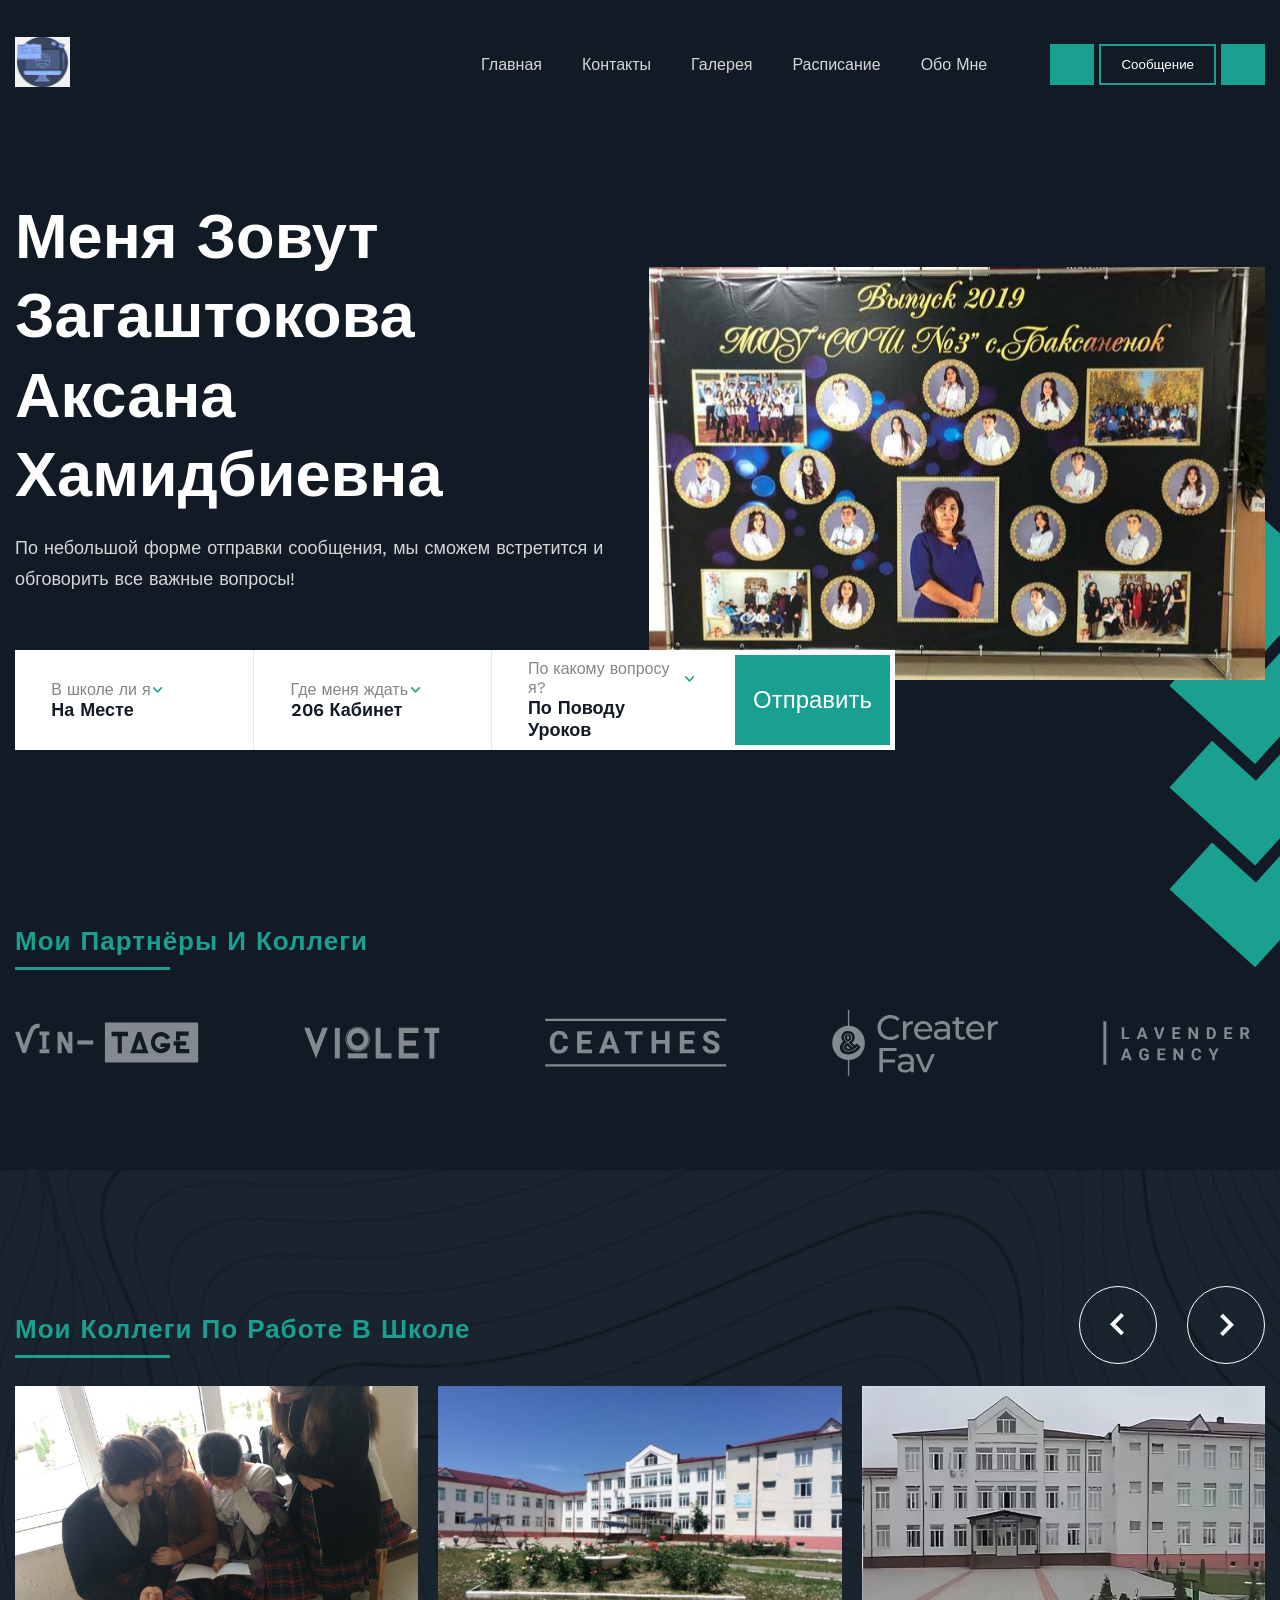
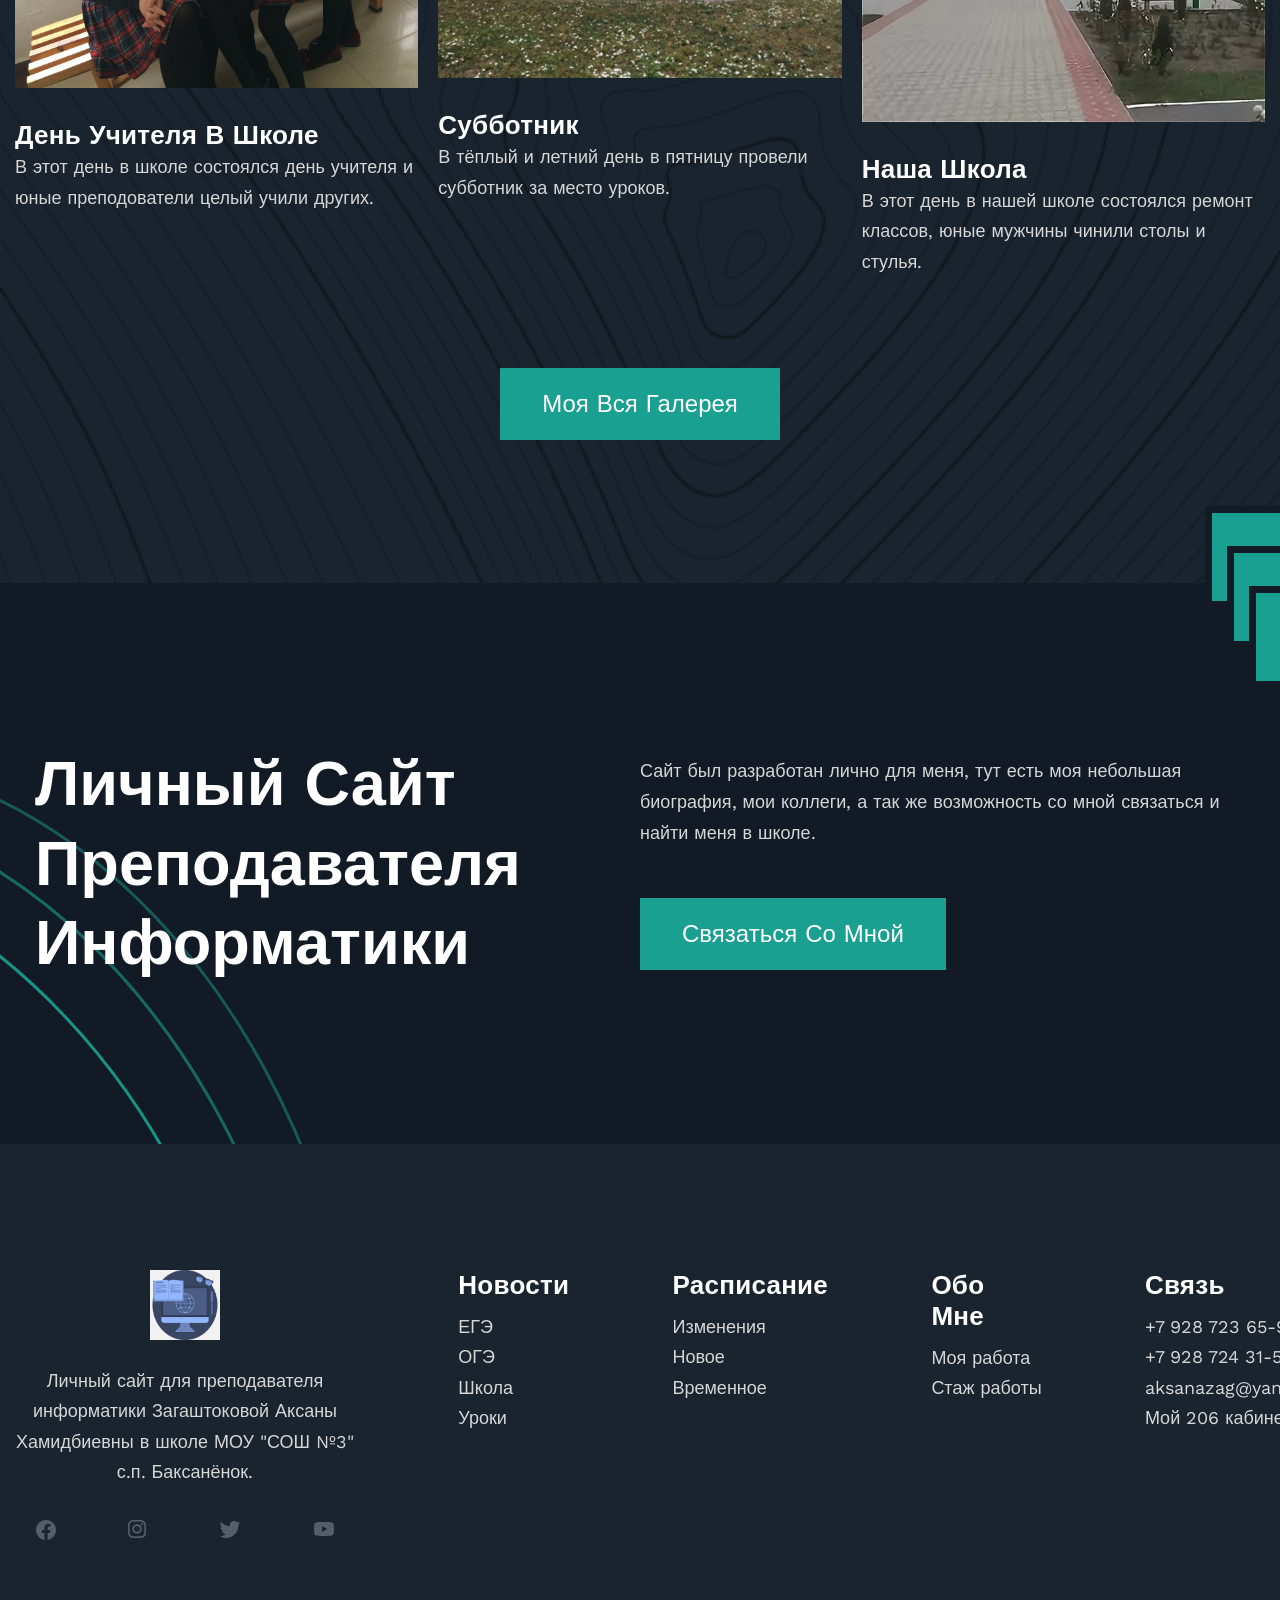
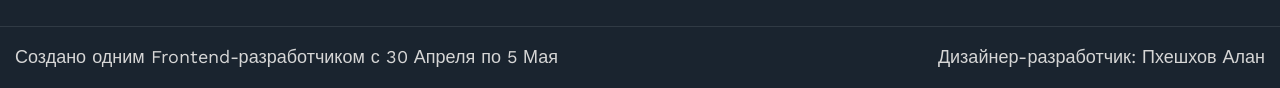
<file: index.html>
<!DOCTYPE html>
<html lang="en">
<head>
	<meta charset="UTF-8">
	<meta http-equiv="X-UA-Compatible" content="IE=edge">
	<meta name="viewport" content="width=device-width, initial-scale=1.0">
	<title>Главная</title>
	<link rel="stylesheet" href="css/style.css">
	<script src="js/swiper.js"></script>
	<script defer src="js/script.js"></script>
</head>

<body>

	<header class="header">
		<div class='header__container'>
			<a href="" class="header__logo">
				<img src="img/logos/logotip.png" alt="Логотип" width="55" height="50">
			</a>
			<div class="header__navigation">
				<nav class="header__menu menu">
					<ul class="menu__body">
						<li class="menu__item"><a href="#" class="menu__link">Главная</a></li>
						<li class="menu__item"><a href="contacts.html" target="_blank" class="menu__link">Контакты</a></li>
						<li class="menu__item"><a href="gallery.html" target="_blank" class="menu__link">Галерея</a></li>
						<li class="menu__item"><a href="clock.html" target="_blank" class="menu__link">Расписание</a></li>
						<li class="menu__item"><a href="about.html" target="_blank" class="menu__link">Обо мне</a></li>
					</ul>
				</nav>
				<div class="header__buttons">
					<button class="register header__btn"></button>
					<button class="login header__btn">Сообщение</button>
					<button class="register header__btn"></button>
				</div>
				<div class="menu-icon">
					<span></span><span></span><span></span>
				</div>
			</div>
		</div>
	</header>

	<main class="page">

		<section class="hero">
			<div class='hero__container'>
				<div class="hero__content">
					<h1 class="hero__title">Меня зовут Загаштокова Аксана Хамидбиевна</h1>
					<p class="hero__text text">По небольшой форме отправки сообщения, мы сможем встретится и обговорить все важные вопросы!</p>
					<div class="hero__filter filter">
						<div class="filter__block block-filter">
							<div class="block-filter__button">
								<div class="block-filter__header">
									<div class="block-filter__type">В школе ли я</div>
									<div class="block-filter__icon"></div>
								</div>
								<div class="block-filter__value">На месте</div>
							</div>
							<div class="block-filter__dropdown">
								<div class="block-filter__item">На месте</div>
								<div class="block-filter__item">Нет в школе</div>
							</div>
						</div>
						<div class="filter__block block-filter">
							<div class="block-filter__button">
								<div class="block-filter__header">
									<div class="block-filter__type">Где меня ждать</div>
									<div class="block-filter__icon"></div>
								</div>
								<div class="block-filter__value">206 Кабинет</div>
							</div>
							<div class="block-filter__dropdown">
								<div class="block-filter__item">У директора</div>
								<div class="block-filter__item">206 Кабинет</div>
								<div class="block-filter__item">В учительской</div>
							</div>
						</div>
						<div class="filter__block block-filter">
							<div class="block-filter__button">
								<div class="block-filter__header">
									<div class="block-filter__type">По какому вопросу я?</div>
									<div class="block-filter__icon"></div>
								</div>
								<div class="block-filter__value">По поводу уроков</div>
							</div>
							<div class="block-filter__dropdown">
								<div class="block-filter__item">По подготовке к ОГЭ/ЕГЭ</div>
								<div class="block-filter__item">По практикантам</div>
								<div class="block-filter__item">По поводу уроков</div>
							</div>
						</div>
						<div class="filter__btn">
							<button>Отправить</button>
						</div>
					</div>
				</div>
				<div class="hero__img"><img src="img/bg.png" alt="house"></div>
			</div>
			<svg class="hero-deco" width="128" height="501" viewBox="0 0 128 501" fill="none"
				xmlns="http://www.w3.org/2000/svg">
				<rect x="92.4355" y="314.033" width="127.863" height="123.867" transform="rotate(42.3449 92.4355 314.033)"
					fill="var(--accent-color)" stroke="#121B25" stroke-width="12" />
				<rect x="92.4355" y="212.355" width="127.863" height="123.867" transform="rotate(42.3449 92.4355 212.355)"
					fill="var(--accent-color)" stroke="#121B25" stroke-width="12" />
				<rect x="92.4355" y="110.678" width="127.863" height="123.867" transform="rotate(42.3449 92.4355 110.678)"
					fill="var(--accent-color)" stroke="#121B25" stroke-width="12" />
				<rect x="92.4355" y="9" width="127.863" height="123.867" transform="rotate(42.3449 92.4355 9)"
					fill="var(--accent-color)" stroke="#121B25" stroke-width="12" />
			</svg>
		</section>

		<section class="featured">
			<div class='featured__container'>
				<h2 class="featured__title title">Мои партнёры и коллеги</h2>
				<div class="featured__box">
					<div class="featured__item"><img src="img/logos/1.svg" alt="" class="featured__img"></div>
					<div class="featured__item"><img src="img/logos/2.svg" alt="" class="featured__img"></div>
					<div class="featured__item"><img src="img/logos/3.svg" alt="" class="featured__img"></div>
					<div class="featured__item"><img src="img/logos/4.svg" alt="" class="featured__img"></div>
					<div class="featured__item"><img src="img/logos/5.svg" alt="" class="featured__img"></div>
				</div>
			</div>
		</section>

		<section class="popular">
			<div class='popular__container'>
				<h2 class="popular__title title">Мои коллеги по работе в школе</h2>
				<div class="popular__slider">
					<div class="swiper popular-slider">
						<div class="swiper-wrapper">
							<div class="swiper-slide popular-slide">
								<div class="popular-slide__thumb">
									<img src="img/slider/new-teacher.jpg" alt="">
								</div>
								<div class="popular-slide__text">
									<div class="popular-slide__title">День учителя в школе</div>
									<div class="popular-slide__desc text">В этот день в школе состоялся день учителя и юные преподователи целый учили других.</div>
								</div>
							</div>
							<div class="swiper-slide popular-slide">
								<div class="popular-slide__thumb">
									<img src="img/slider/cleaning-day.jpg" alt="">
								</div>
								<div class="popular-slide__text">
									<div class="popular-slide__title">Субботник</div>
									<div class="popular-slide__desc text">В тёплый и летний день в пятницу провели субботник за место уроков.</div>
								</div>
							</div>
							<div class="swiper-slide popular-slide">
								<div class="popular-slide__thumb">
									<img src="img/slider/school.jpg" alt="">
								</div>
								<div class="popular-slide__text">
									<div class="popular-slide__title">Наша школа</div>
									<div class="popular-slide__desc text">В этот день в нашей школе состоялся ремонт классов, юные мужчины чинили столы и стулья.</div>
								</div>
							</div>
							<div class="swiper-slide popular-slide">
								<div class="popular-slide__thumb">
									<img src="img/slider/new-teacher.jpg" alt="">
								</div>
								<div class="popular-slide__text">
									<div class="popular-slide__title">День учителя в школе</div>
									<div class="popular-slide__desc text">В этот день в школе состоялся день учителя и юные преподователи целый учили других.</div>
								</div>
							</div>
							<div class="swiper-slide popular-slide">
								<div class="popular-slide__thumb">
									<img src="img/slider/cleaning-day.jpg" alt="">
								</div>
								<div class="popular-slide__text">
									<div class="popular-slide__title">Субботник</div>
									<div class="popular-slide__desc text">В тёплый и летний день в пятницу провели субботник за место уроков.</div>
								</div>
							</div>
							<div class="swiper-slide popular-slide">
								<div class="popular-slide__thumb">
									<img src="img/slider/school.jpg" alt="">
								</div>
								<div class="popular-slide__text">
									<div class="popular-slide__title">Наша школа</div>
									<div class="popular-slide__desc text">В этот день в нашей школе состоялся ремонт классов, юные мужчины чинили столы и стулья.</div>
								</div>
							</div>
						</div>
					</div>
					<div class="slider-buttons">
						<div class="popular-slider-btn popular-slider-prev swiper-button-prev"></div>
						<div class="popular-slider-btn popular-slider-next swiper-button-next"></div>
					</div>
				</div>
				<div class="popular__link">
					<a href="gallery.html" target="_blank" class="link">Моя вся галерея</a>
				</div>
			</div>
		</section>
		
		<section class="begin">
			<svg class="begin-wave" width="352" height="617" viewBox="0 0 352 617" fill="none"
				xmlns="http://www.w3.org/2000/svg">
				<path opacity="0.58" d="M-104 48C-3.02255 72.5207 219.946 210.45 304 566" stroke="var(--accent-color)"
					stroke-width="3" />
				<path opacity="0.47" d="M-58 2C42.9774 26.5207 265.946 164.45 350 520" stroke="var(--accent-color)"
					stroke-width="3" />
				<path opacity="0.9" d="M-148 98C-47.0226 122.521 189.5 282 251.5 616" stroke="var(--accent-color)"
					stroke-width="3" />
			</svg>
			<svg class="begin-rect" width="75" height="182" viewBox="0 0 75 182" fill="none"
				xmlns="http://www.w3.org/2000/svg">
				<rect x="3.5" y="3.5" width="83" height="95" fill="var(--accent-color)" stroke="#121B25" stroke-width="7" />
				<rect x="25.5" y="43.5" width="83" height="95" fill="var(--accent-color)" stroke="#121B25" stroke-width="7" />
				<rect x="47.5" y="83.5" width="83" height="95" fill="var(--accent-color)" stroke="#121B25" stroke-width="7" />
			</svg>
			<div class='begin__container'>
				<div class="begin__slogan">Личный сайт преподавателя информатики</div>
				<div class="begin__content">
					<div class="begin__text text">
						Сайт был разработан лично для меня, тут есть моя небольшая биография, мои коллеги, а так же возможность со мной связаться и найти меня в школе.
					</div>
					<a href="contacts.html" target="_blank" class="begin__link link">Связаться со мной</a>
				</div>
			</div>
		</section>

	</main>

	<footer class="footer">
		<div class="footer__main">
			<div class='main-footer__container'>
				<div class="footer__block">
					<a href="" class="footer__link">
						<img src="img/logos/logotip.png" alt="Логотип" width="70" height="70">
					</a>
					<div class="footer__text text">Личный сайт для преподавателя информатики Загаштоковой Аксаны Хамидбиевны в школе МОУ "СОШ №3" с.п. Баксанёнок.</div>
					<div class="footer__socials">
						<a href="#" class="footer__social">
							<svg width="20" height="20" viewBox="0 0 20 20" fill="none" xmlns="http://www.w3.org/2000/svg">
								<path
									d="M9.999 0C4.477 0 0 4.477 0 9.999C0 14.989 3.656 19.125 8.437 19.878V12.89H5.897V9.999H8.437V7.796C8.437 5.288 9.93 3.905 12.213 3.905C13.307 3.905 14.453 4.1 14.453 4.1V6.559H13.189C11.949 6.559 11.561 7.331 11.561 8.122V9.997H14.332L13.889 12.888H11.561V19.876C16.342 19.127 19.998 14.99 19.998 9.999C19.998 4.477 15.521 0 9.999 0Z" />
							</svg>
						</a>
						<a href="#" class="footer__social">
							<svg width="19" height="19" viewBox="0 0 19 19" fill="none" xmlns="http://www.w3.org/2000/svg">
								<path
									d="M8.997 4.372C6.443 4.372 4.374 6.442 4.374 8.995C4.374 11.549 6.443 13.619 8.997 13.619C11.549 13.619 13.62 11.549 13.62 8.995C13.62 6.442 11.549 4.372 8.997 4.372ZM8.997 11.999C7.338 11.999 5.993 10.654 5.993 8.996C5.993 7.337 7.338 5.993 8.997 5.993C10.656 5.993 11.999 7.337 11.999 8.996C11.999 10.654 10.656 11.999 8.997 11.999Z" />
								<path
									d="M13.804 5.28C14.3994 5.28 14.882 4.79736 14.882 4.202C14.882 3.60664 14.3994 3.124 13.804 3.124C13.2086 3.124 12.726 3.60664 12.726 4.202C12.726 4.79736 13.2086 5.28 13.804 5.28Z" />
								<path
									d="M17.531 3.106C17.062 1.897 16.107 0.941 14.898 0.474C14.199 0.211 13.46 0.0699999 12.712 0.0539999C11.749 0.0119999 11.444 0 9.002 0C6.56 0 6.247 -1.00583e-07 5.292 0.0539999C4.546 0.0689999 3.807 0.21 3.108 0.474C1.898 0.941 0.943 1.897 0.475 3.106C0.212 3.806 0.071 4.544 0.056 5.292C0.013 6.254 0 6.559 0 9.002C0 11.444 -7.45058e-09 11.755 0.056 12.712C0.071 13.46 0.212 14.198 0.475 14.899C0.944 16.107 1.899 17.063 3.109 17.531C3.805 17.803 4.544 17.957 5.294 17.981C6.257 18.023 6.562 18.036 9.004 18.036C11.446 18.036 11.759 18.036 12.714 17.981C13.461 17.966 14.2 17.824 14.9 17.562C16.109 17.093 17.064 16.138 17.533 14.929C17.796 14.229 17.937 13.491 17.952 12.743C17.995 11.781 18.008 11.476 18.008 9.033C18.008 6.59 18.008 6.28 17.952 5.323C17.939 4.565 17.799 3.814 17.531 3.106ZM16.313 12.638C16.306 13.214 16.202 13.785 16.002 14.326C15.697 15.113 15.076 15.735 14.29 16.037C13.755 16.236 13.191 16.34 12.62 16.348C11.67 16.392 11.402 16.403 8.966 16.403C6.528 16.403 6.279 16.403 5.311 16.348C4.742 16.341 4.176 16.236 3.642 16.037C2.853 15.736 2.228 15.114 1.923 14.326C1.727 13.792 1.621 13.227 1.612 12.657C1.569 11.707 1.559 11.439 1.559 9.003C1.559 6.566 1.559 6.317 1.612 5.348C1.619 4.772 1.723 4.202 1.923 3.661C2.228 2.872 2.853 2.251 3.642 1.949C4.176 1.751 4.742 1.646 5.311 1.638C6.262 1.595 6.529 1.583 8.966 1.583C11.403 1.583 11.653 1.583 12.62 1.638C13.191 1.645 13.755 1.75 14.29 1.949C15.076 2.252 15.697 2.874 16.002 3.661C16.198 4.195 16.304 4.76 16.313 5.33C16.356 6.281 16.367 6.548 16.367 8.985C16.367 11.421 16.367 11.683 16.324 12.639H16.313V12.638Z" />
							</svg>
						</a>
						<a href="#" class="footer__social">
							<svg width="22" height="17" viewBox="0 0 22 17" fill="none" xmlns="http://www.w3.org/2000/svg">
								<path
									d="M21.4572 2.01238C20.6876 2.35373 19.8604 2.58442 18.9924 2.68815C19.8783 2.15701 20.5589 1.31598 20.8793 0.31378C20.05 0.80564 19.1316 1.16278 18.154 1.3552C17.3712 0.52112 16.2559 0 15.0215 0C12.6514 0 10.7297 1.92147 10.7297 4.29155C10.7297 4.6279 10.7677 4.95546 10.8409 5.2696C7.27414 5.0906 4.1118 3.38203 1.99514 0.78551C1.6257 1.41935 1.41406 2.15656 1.41406 2.94309C1.41406 4.43204 2.17169 5.74563 3.32328 6.5153C2.61984 6.4929 1.95801 6.2999 1.37944 5.97846C1.37903 5.99639 1.37903 6.0143 1.37903 6.0324C1.37903 8.1118 2.85838 9.8463 4.82164 10.2406C4.46154 10.3387 4.08239 10.3912 3.69099 10.3912C3.41445 10.3912 3.1456 10.3642 2.88351 10.3142C3.42966 12.0191 5.01458 13.26 6.89259 13.2945C5.42381 14.4457 3.57332 15.1318 1.56258 15.1318C1.21617 15.1318 0.874558 15.1114 0.538818 15.0717C2.43808 16.2894 4.69396 17 7.11755 17C15.0114 17 19.3282 10.4605 19.3282 4.78918C19.3282 4.60314 19.324 4.41805 19.3157 4.23395C20.1543 3.62886 20.8819 2.87302 21.4572 2.01238Z" />
							</svg>
						</a>
						<a href="#" class="footer__social">
							<svg width="21" height="15" viewBox="0 0 21 15" fill="none" xmlns="http://www.w3.org/2000/svg">
								<path
									d="M20.5911 2.20301C20.3611 1.34501 19.6861 0.668007 18.8291 0.437007C17.2631 0.00700739 10.9981 7.5965e-06 10.9981 7.5965e-06C10.9981 7.5965e-06 4.73413 -0.00699261 3.16713 0.404007C2.32713 0.633007 1.63313 1.32501 1.40113 2.18201C0.988133 3.74801 0.984132 6.99601 0.984132 6.99601C0.984132 6.99601 0.980132 10.26 1.39013 11.81C1.62013 12.667 2.29513 13.344 3.15313 13.575C4.73513 14.005 10.9831 14.012 10.9831 14.012C10.9831 14.012 17.2481 14.019 18.8141 13.609C19.6701 13.379 20.3481 12.703 20.5811 11.846C20.9951 10.281 20.9981 7.03401 20.9981 7.03401C20.9981 7.03401 21.0181 3.76901 20.5911 2.20301ZM8.99413 10.005L8.99913 4.00501L14.2061 7.01001L8.99413 10.005Z" />
							</svg>
						</a>
					</div>
				</div>
				<div class="footer__block links-footer">
					<div class="links-footer__header">Новости</div>
					<ul class="links-footer__list">
						<li class="links-footer__item"><a href="" class="links-footer__link text">ЕГЭ</a></li>
						<li class="links-footer__item"><a href="" class="links-footer__link text">ОГЭ</a></li>
						<li class="links-footer__item"><a href="" class="links-footer__link text">Школа</a></li>
						<li class="links-footer__item"><a href="" class="links-footer__link text">Уроки</a></li>
					</ul>
				</div>
				<div class="footer__block links-footer">
					<div class="links-footer__header">Расписание</div>
					<ul class="links-footer__list">
						<li class="links-footer__item"><a href="" class="links-footer__link text">Изменения</a></li>
						<li class="links-footer__item"><a href="" class="links-footer__link text">Новое</a></li>
						<li class="links-footer__item"><a href="" class="links-footer__link text">Временное</a></li>
					</ul>
				</div>
				<div class="footer__block links-footer">
					<div class="links-footer__header">Обо мне</div>
					<ul class="links-footer__list">
						<li class="links-footer__item"><a href="" class="links-footer__link text">Моя работа</a></li>
						<li class="links-footer__item"><a href="" class="links-footer__link text">Стаж работы</a></li>
					</ul>
				</div>
				<div class="footer__block links-footer">
					<div class="links-footer__header">Связь</div>
					<ul class="links-footer__list">
						<li class="links-footer__item"><a href="" class="links-footer__link text">+7 928 723 65-96</a></li>
						<li class="links-footer__item"><a href="" class="links-footer__link text">+7 928 724 31-51</a></li>
						<li class="links-footer__item"><a href="" class="links-footer__link text">aksanazag@yandex.ru</a></li>
						<li class="links-footer__item"><a href="" class="links-footer__link text">Мой 206 кабинет</a></li>
					</ul>
				</div>
			</div>
		</div>
		<div class="footer__copyright">
			<div class='copyright__container'>
				<span class="text">Создано одним Frontend-разработчиком с 30 Апреля по 5 Мая</span>
				<span class="text">Дизайнер-разработчик: Пхешхов Алан</span>
			</div>
		</div>
	</footer>
</body>
</html>
</file>
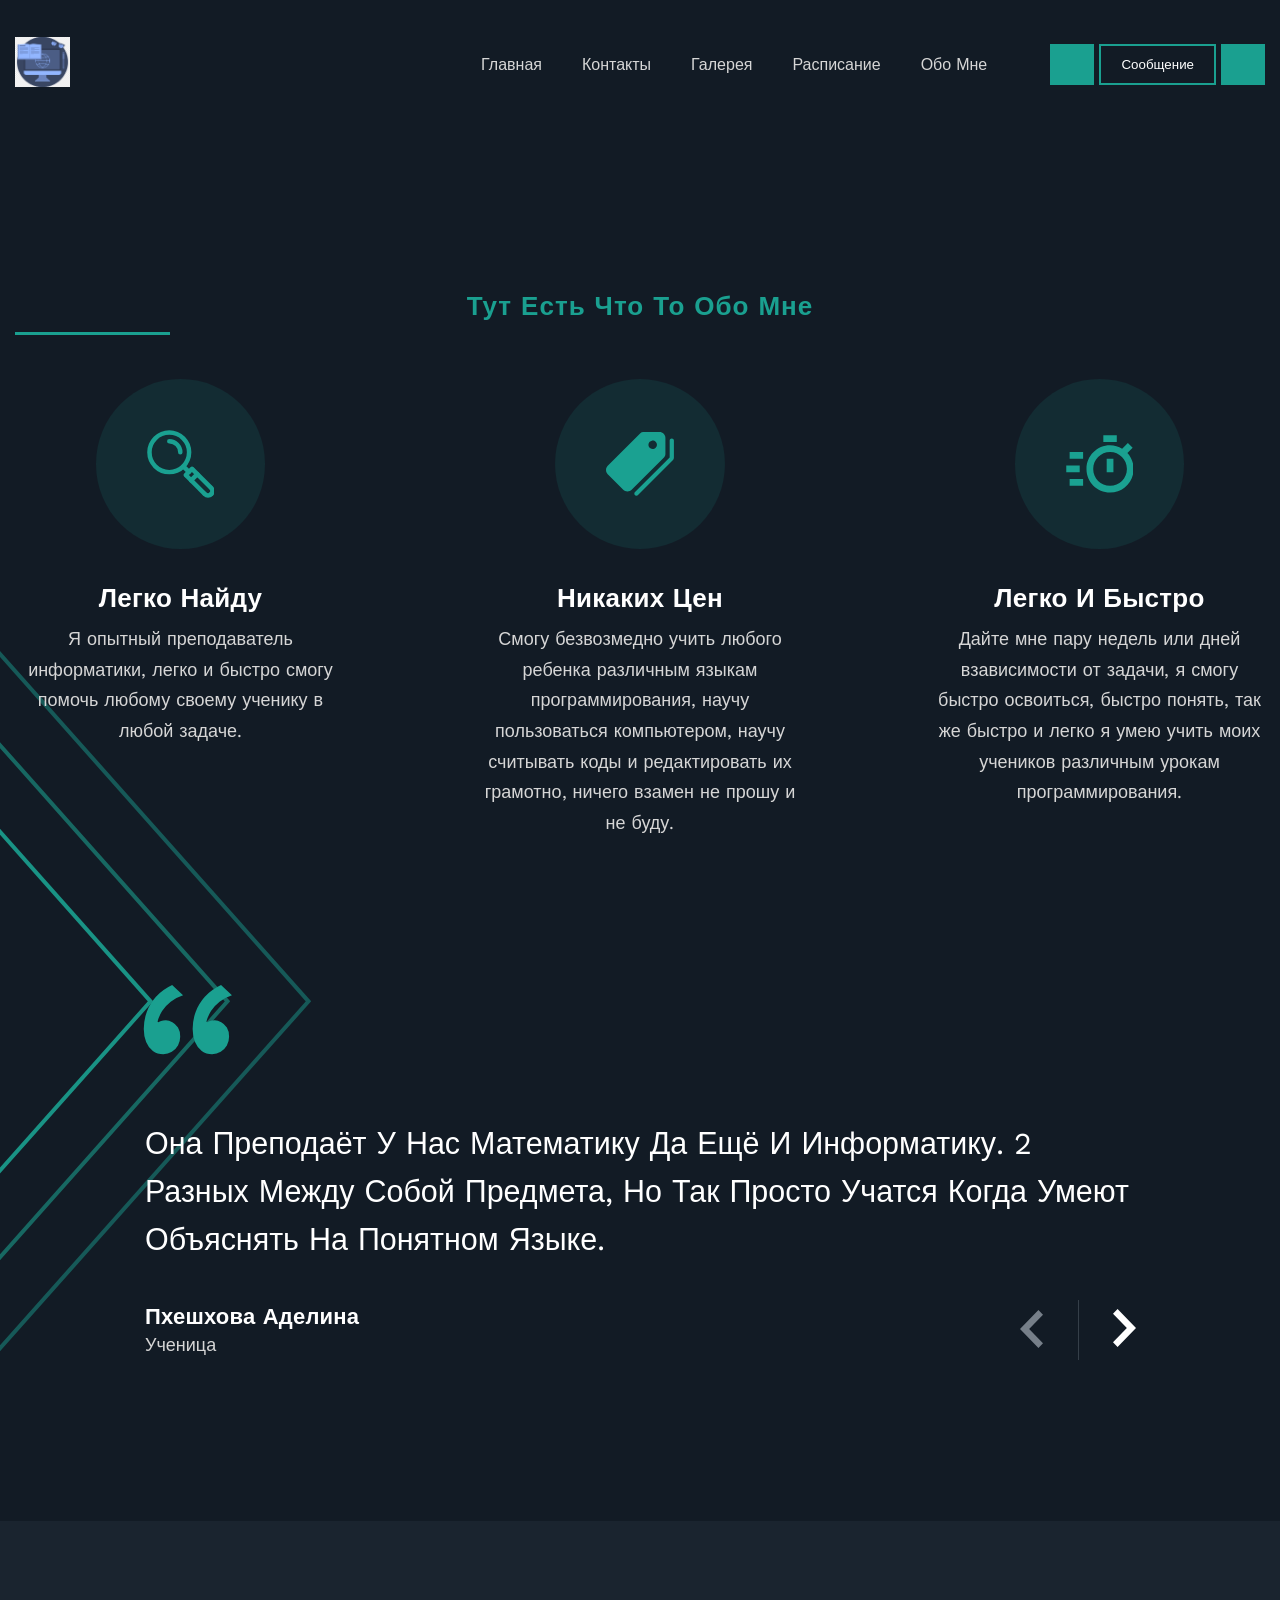
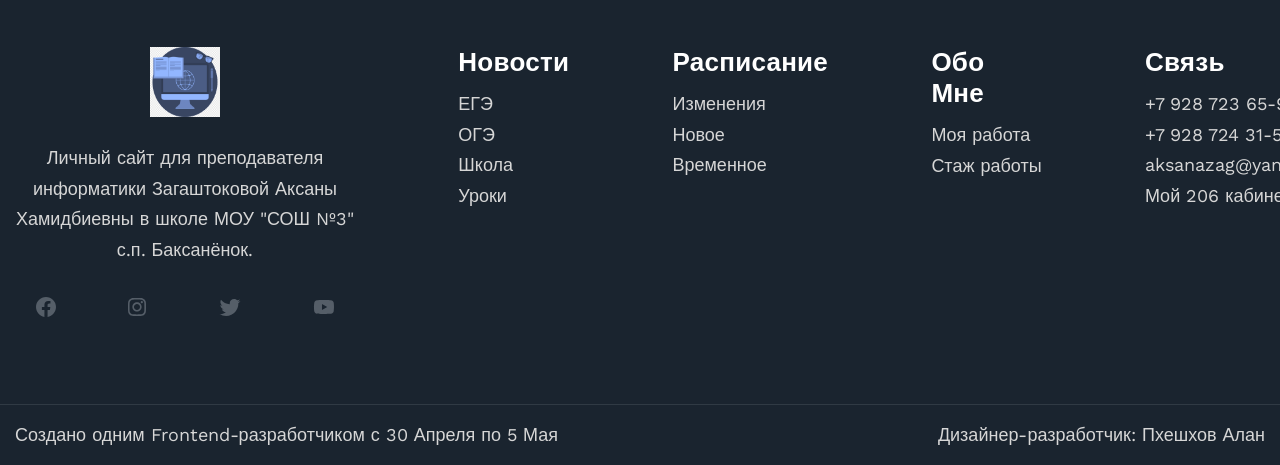
<file: about.html>
<!DOCTYPE html>
<html lang="en">
<head>
	<meta charset="UTF-8">
	<meta http-equiv="X-UA-Compatible" content="IE=edge">
	<meta name="viewport" content="width=device-width, initial-scale=1.0">
	<title>Всё обо мне</title>
	<link rel="stylesheet" href="css/style.css">
	<script src="js/swiper.js"></script>
	<script defer src="js/script.js"></script>
</head>
<body>
  
  <header class="header">
		<div class='header__container'>
			<a href="" class="header__logo">
				<img src="img/logos/logotip.png" alt="Логотип" width="55" height="50">
			</a>
			<div class="header__navigation">
				<nav class="header__menu menu">
					<ul class="menu__body">
						<li class="menu__item"><a href="index.html" target="_blank" class="menu__link">Главная</a></li>
						<li class="menu__item"><a href="contacts.html" target="_blank" class="menu__link">Контакты</a></li>
						<li class="menu__item"><a href="gallery.html" target="_blank" class="menu__link">Галерея</a></li>
						<li class="menu__item"><a href="clock.html" target="_blank" class="menu__link">Расписание</a></li>
						<li class="menu__item"><a href="#" class="menu__link">Обо мне</a></li>
					</ul>
				</nav>
				<div class="header__buttons">
					<button class="register header__btn"></button>
					<button class="login header__btn">Сообщение</button>
					<button class="register header__btn"></button>
				</div>
				<div class="menu-icon">
					<span></span><span></span><span></span>
				</div>
			</div>
		</div>
	</header>

  <main class="page">

    <section class="why">
			<div class='why__container'>
				<h2 class="title why__title">Тут есть что то обо мне</h2>
				<div class="why__body">
					<div class="why__item item-why">
						<div class="item-why__img">
							<svg width="241" height="242" viewBox="0 0 241 242" fill="none" xmlns="http://www.w3.org/2000/svg">
								<path d="M137.686 160.43L205.86 228.604" stroke="var(--accent-color)" stroke-width="16" />
								<path d="M159.885 138.231L228.058 206.405" stroke="var(--accent-color)" stroke-width="16" />
								<path
									d="M228.058 206.405C231.002 209.349 232.656 213.341 232.656 217.504C232.656 221.667 231.002 225.66 228.058 228.604"
									stroke="var(--accent-color)" stroke-width="16" stroke-linecap="round" stroke-linejoin="round" />
								<path
									d="M205.86 228.603C208.803 231.547 212.796 233.201 216.959 233.201C221.122 233.201 225.115 231.547 228.058 228.603"
									stroke="var(--accent-color)" stroke-width="16" stroke-linecap="round" stroke-linejoin="round" />
								<path
									d="M78.9388 8.8483C88.2148 8.8483 97.3999 10.6753 105.97 14.2251C114.54 17.7749 122.327 22.9779 128.886 29.537C135.445 36.0961 140.648 43.8829 144.198 52.4528C147.747 61.0227 149.574 70.2078 149.574 79.4838C149.574 88.7598 147.747 97.945 144.197 106.515C140.648 115.085 135.445 122.872 128.886 129.431C122.327 135.99 114.54 141.193 105.97 144.743C97.3999 148.292 88.2148 150.119 78.9388 150.119C60.2051 150.119 42.2386 142.677 28.9919 129.431C15.7452 116.184 8.30322 98.2176 8.30322 79.4838C8.30322 70.2078 10.1303 61.0227 13.68 52.4528C17.2298 43.8829 22.4328 36.0961 28.9919 29.537C35.551 22.9779 43.3378 17.7749 51.9077 14.2251C60.4776 10.6753 69.6628 8.8483 78.9388 8.8483Z"
									stroke="var(--accent-color)" stroke-width="16" stroke-linecap="round" stroke-linejoin="round" />
								<path d="M137.686 160.43L159.885 138.231" stroke="var(--accent-color)" stroke-width="16"
									stroke-linecap="round" stroke-linejoin="round" />
								<path d="M148.785 149.331L128.886 129.431" stroke="var(--accent-color)" stroke-width="16"
									stroke-linecap="round" stroke-linejoin="round" />
								<path d="M156.634 179.378L178.833 157.179" stroke="var(--accent-color)" stroke-width="16"
									stroke-linecap="round" stroke-linejoin="round" />
								<path
									d="M78.9387 40.2419C89.3463 40.2419 99.3277 44.3763 106.687 51.7356C114.046 59.0949 118.181 69.0763 118.181 79.4839"
									stroke="var(--accent-color)" stroke-width="16" stroke-linecap="round" stroke-linejoin="round" />
							</svg>
						</div>
						<div class="item-why__title">Легко найду</div>
						<div class="item-why__text text">Я опытный преподаватель информатики, легко и быстро смогу помочь любому своему ученику в любой задаче.</div>
					</div>
					<div class="why__item item-why">
						<div class="item-why__img">
							<svg width="512" height="481" viewBox="0 0 512 481" fill="none" xmlns="http://www.w3.org/2000/svg">
								<path
									d="M448 167.8V44.8C448.018 38.9192 446.875 33.0927 444.636 27.6548C442.397 22.217 439.106 17.2749 434.951 13.1124C430.797 8.94982 425.862 5.6487 420.428 3.39852C414.995 1.14834 409.171 -0.00658468 403.29 2.82382e-05H280.36C272.299 0.0166128 264.57 3.21097 258.85 8.89003L13.09 254.58C4.70821 262.989 0.00158691 274.377 0.00158691 286.25C0.00158691 298.123 4.70821 309.511 13.09 317.92L130.09 434.92C138.496 443.304 149.883 448.012 161.755 448.012C173.627 448.012 185.014 443.304 193.42 434.92L439.11 189.31C444.791 183.591 447.986 175.861 448 167.8V167.8ZM352 128C345.671 128 339.484 126.123 334.222 122.607C328.959 119.091 324.858 114.093 322.436 108.246C320.014 102.399 319.38 95.9645 320.615 89.7571C321.85 83.5497 324.897 77.8479 329.373 73.3726C333.848 68.8973 339.55 65.8496 345.757 64.6149C351.965 63.3802 358.399 64.0139 364.246 66.4359C370.093 68.8579 375.091 72.9594 378.607 78.2218C382.123 83.4842 384 89.671 384 96C384 104.487 380.629 112.626 374.627 118.627C368.626 124.629 360.487 128 352 128Z"
									fill="var(--accent-color)" />
								<path
									d="M496 48C491.757 48 487.687 49.6857 484.686 52.6863C481.686 55.6869 480 59.7565 480 64V191.37L218.69 452.69C217.142 454.161 215.904 455.927 215.049 457.884C214.194 459.841 213.739 461.949 213.712 464.085C213.684 466.22 214.085 468.34 214.889 470.318C215.694 472.296 216.887 474.093 218.397 475.603C219.907 477.113 221.704 478.306 223.682 479.111C225.66 479.915 227.78 480.316 229.915 480.288C232.051 480.261 234.159 479.806 236.116 478.951C238.073 478.096 239.839 476.858 241.31 475.31L503.31 213.31C506.097 210.51 508.3 207.185 509.792 203.526C511.284 199.868 512.034 195.95 512 192V64C512 59.7565 510.314 55.6869 507.314 52.6863C504.313 49.6857 500.243 48 496 48V48Z"
									fill="var(--accent-color)" />
							</svg>
						</div>
						<div class="item-why__title">Никаких цен</div>
						<div class="item-why__text text">Смогу безвозмедно учить любого ребенка различным языкам программирования, научу пользоваться компьютером, научу считывать коды и редактировать их грамотно, ничего взамен не прошу и не буду.</div>
					</div>
					<div class="why__item item-why">
						<div class="item-why__img">
							<svg width="84" height="72" viewBox="0 0 84 72" fill="none" xmlns="http://www.w3.org/2000/svg">
								<path
									d="M75.9375 22.4584L82.45 15.9459L76.5584 10.0542L69.4417 17.1667C65.0667 14.5417 59.9667 13 54.5 13C38.4209 13 25.3334 26.0834 25.3334 42.1667C25.3334 58.25 38.4209 71.3334 54.5 71.3334C70.5792 71.3334 83.6667 58.25 83.6667 42.1667C83.6634 34.8585 80.9032 27.8205 75.9375 22.4584ZM54.5 63C43.0125 63 33.6667 53.6542 33.6667 42.1667C33.6667 30.6792 43.0125 21.3334 54.5 21.3334C65.9875 21.3334 75.3334 30.6792 75.3334 42.1667C75.3334 53.6542 65.9875 63 54.5 63Z"
									fill="var(--accent-color)" />
								<path
									d="M50.3334 29.6667H58.6667V46.3333H50.3334V29.6667ZM46.1667 0.5H62.8334V8.83333H46.1667V0.5ZM4.50004 21.3333H21.1667V29.6667H4.50004V21.3333ZM4.50004 54.6667H21.1667V63H4.50004V54.6667ZM0.333374 38H16.9584V46.3333H0.333374V38Z"
									fill="var(--accent-color)" />
							</svg>
						</div>
						<div class="item-why__title">Легко и быстро</div>
						<div class="item-why__text text">Дайте мне пару недель или дней взависимости от задачи, я смогу быстро освоиться, быстро понять, так же быстро и легко я умею учить моих учеников различным урокам программирования.</div>
					</div>
				</div>
			</div>
		</section>

		<section class="reviews">
			<svg class="reviews-deco" width="339" height="1138" viewBox="0 0 339 1138" fill="none"
				xmlns="http://www.w3.org/2000/svg">
				<path opacity="0.47" d="M-200.716 3L308.507 576.302L-187.777 1134.52L-727 561.221L-200.716 3Z"
					stroke="var(--accent-color)" stroke-width="4" />
				<path opacity="0.58" d="M-281.716 3L227.507 576.302L-268.777 1134.52L-808 561.221L-281.716 3Z"
					stroke="var(--accent-color)" stroke-width="4" />
				<path opacity="0.9" d="M-358.716 3L150.507 576.302L-345.777 1134.52L-885 561.221L-358.716 3Z"
					stroke="var(--accent-color)" stroke-width="4" />
			</svg>
			<div class='reviews__container'>
				<div class="reviews__quotes">“</div>
				<div class="reviews__slider slider-reviews swiper">
					<div class="swiper-wrapper">
						<div class="slider-reviews__slide swiper-slide">
							<div class="slider-reviews__text">Она преподаёт у нас математику да ещё и информатику. 2 разных между собой предмета, но так просто учатся когда умеют объяснять на понятном языке.</div>
							<div class="slider-reviews__info">
								<div class="slider-reviews__name">Пхешхова Аделина</div>
								<div class="slider-reviews__job text">Ученица</div>
							</div>
						</div>
						<div class="slider-reviews__slide swiper-slide">
							<div class="slider-reviews__text">Я коллега Загаштоковой Аксаны, хочется написать пару приятных и честных слов в её сторону. Я хоть и преподаватель английского языка, но знаю математику и информатику. Я пыталась подтянуть своих учеников по этим предметам когда им ещё не поставили Загаштокову Аксану, это было очень трудно, мои же ученики особо не слушали и не вникали в предметы. Но когда поставили моим Аксану, спустя время все сразу начали лучше меня знать и информатику и математику всего за пару месяцев.</div>
							<div class="slider-reviews__info">
								<div class="slider-reviews__name">Альбина Зауровна</div>
								<div class="slider-reviews__job text">Коллега, преподаватель английского языка</div>
							</div>
						</div>
						<div class="slider-reviews__slide swiper-slide">
							<div class="slider-reviews__text">Очень хороший, трудолюбивый, знающий своё дело преподаватель нескольких предметов. Ученики сдающие экзамены по её предметам с её руководством всегда справляются с задачами, всегда своевременно делают уроки и готовятся к её предметам с интересом.</div>
							<div class="slider-reviews__info">
								<div class="slider-reviews__name">Марита Амдуловна</div>
								<div class="slider-reviews__job text">Директор школы</div>
							</div>
						</div>
					</div>
					<div class="slider-reviews__buttons">
						<div class="slider-reviews-btn slider-reviews-prev swiper-button-prev">
							<svg width="23" height="38" viewBox="0 0 23 38" fill="none" xmlns="http://www.w3.org/2000/svg">
								<path d="M4.56705 38L23 19L4.56705 0L0 4.70755L13.8659 19L0 33.2924L4.56705 38Z" />
							</svg>
						</div>
						<div class="slider-reviews-btn slider-reviews-next swiper-button-next">
							<svg width="23" height="38" viewBox="0 0 23 38" fill="none" xmlns="http://www.w3.org/2000/svg">
								<path d="M4.56705 38L23 19L4.56705 0L0 4.70755L13.8659 19L0 33.2924L4.56705 38Z" />
							</svg>
						</div>
					</div>
				</div>
			</div>
		</section>

  </main>

  <footer class="footer">
		<div class="footer__main">
			<div class='main-footer__container'>
				<div class="footer__block">
					<a href="" class="footer__link">
						<img src="img/logos/logotip.png" alt="Логотип" width="70" height="70">
					</a>
					<div class="footer__text text">Личный сайт для преподавателя информатики Загаштоковой Аксаны Хамидбиевны в школе МОУ "СОШ №3" с.п. Баксанёнок.</div>
					<div class="footer__socials">
						<a href="#" class="footer__social">
							<svg width="20" height="20" viewBox="0 0 20 20" fill="none" xmlns="http://www.w3.org/2000/svg">
								<path
									d="M9.999 0C4.477 0 0 4.477 0 9.999C0 14.989 3.656 19.125 8.437 19.878V12.89H5.897V9.999H8.437V7.796C8.437 5.288 9.93 3.905 12.213 3.905C13.307 3.905 14.453 4.1 14.453 4.1V6.559H13.189C11.949 6.559 11.561 7.331 11.561 8.122V9.997H14.332L13.889 12.888H11.561V19.876C16.342 19.127 19.998 14.99 19.998 9.999C19.998 4.477 15.521 0 9.999 0Z" />
							</svg>
						</a>
						<a href="#" class="footer__social">
							<svg width="19" height="19" viewBox="0 0 19 19" fill="none" xmlns="http://www.w3.org/2000/svg">
								<path
									d="M8.997 4.372C6.443 4.372 4.374 6.442 4.374 8.995C4.374 11.549 6.443 13.619 8.997 13.619C11.549 13.619 13.62 11.549 13.62 8.995C13.62 6.442 11.549 4.372 8.997 4.372ZM8.997 11.999C7.338 11.999 5.993 10.654 5.993 8.996C5.993 7.337 7.338 5.993 8.997 5.993C10.656 5.993 11.999 7.337 11.999 8.996C11.999 10.654 10.656 11.999 8.997 11.999Z" />
								<path
									d="M13.804 5.28C14.3994 5.28 14.882 4.79736 14.882 4.202C14.882 3.60664 14.3994 3.124 13.804 3.124C13.2086 3.124 12.726 3.60664 12.726 4.202C12.726 4.79736 13.2086 5.28 13.804 5.28Z" />
								<path
									d="M17.531 3.106C17.062 1.897 16.107 0.941 14.898 0.474C14.199 0.211 13.46 0.0699999 12.712 0.0539999C11.749 0.0119999 11.444 0 9.002 0C6.56 0 6.247 -1.00583e-07 5.292 0.0539999C4.546 0.0689999 3.807 0.21 3.108 0.474C1.898 0.941 0.943 1.897 0.475 3.106C0.212 3.806 0.071 4.544 0.056 5.292C0.013 6.254 0 6.559 0 9.002C0 11.444 -7.45058e-09 11.755 0.056 12.712C0.071 13.46 0.212 14.198 0.475 14.899C0.944 16.107 1.899 17.063 3.109 17.531C3.805 17.803 4.544 17.957 5.294 17.981C6.257 18.023 6.562 18.036 9.004 18.036C11.446 18.036 11.759 18.036 12.714 17.981C13.461 17.966 14.2 17.824 14.9 17.562C16.109 17.093 17.064 16.138 17.533 14.929C17.796 14.229 17.937 13.491 17.952 12.743C17.995 11.781 18.008 11.476 18.008 9.033C18.008 6.59 18.008 6.28 17.952 5.323C17.939 4.565 17.799 3.814 17.531 3.106ZM16.313 12.638C16.306 13.214 16.202 13.785 16.002 14.326C15.697 15.113 15.076 15.735 14.29 16.037C13.755 16.236 13.191 16.34 12.62 16.348C11.67 16.392 11.402 16.403 8.966 16.403C6.528 16.403 6.279 16.403 5.311 16.348C4.742 16.341 4.176 16.236 3.642 16.037C2.853 15.736 2.228 15.114 1.923 14.326C1.727 13.792 1.621 13.227 1.612 12.657C1.569 11.707 1.559 11.439 1.559 9.003C1.559 6.566 1.559 6.317 1.612 5.348C1.619 4.772 1.723 4.202 1.923 3.661C2.228 2.872 2.853 2.251 3.642 1.949C4.176 1.751 4.742 1.646 5.311 1.638C6.262 1.595 6.529 1.583 8.966 1.583C11.403 1.583 11.653 1.583 12.62 1.638C13.191 1.645 13.755 1.75 14.29 1.949C15.076 2.252 15.697 2.874 16.002 3.661C16.198 4.195 16.304 4.76 16.313 5.33C16.356 6.281 16.367 6.548 16.367 8.985C16.367 11.421 16.367 11.683 16.324 12.639H16.313V12.638Z" />
							</svg>
						</a>
						<a href="#" class="footer__social">
							<svg width="22" height="17" viewBox="0 0 22 17" fill="none" xmlns="http://www.w3.org/2000/svg">
								<path
									d="M21.4572 2.01238C20.6876 2.35373 19.8604 2.58442 18.9924 2.68815C19.8783 2.15701 20.5589 1.31598 20.8793 0.31378C20.05 0.80564 19.1316 1.16278 18.154 1.3552C17.3712 0.52112 16.2559 0 15.0215 0C12.6514 0 10.7297 1.92147 10.7297 4.29155C10.7297 4.6279 10.7677 4.95546 10.8409 5.2696C7.27414 5.0906 4.1118 3.38203 1.99514 0.78551C1.6257 1.41935 1.41406 2.15656 1.41406 2.94309C1.41406 4.43204 2.17169 5.74563 3.32328 6.5153C2.61984 6.4929 1.95801 6.2999 1.37944 5.97846C1.37903 5.99639 1.37903 6.0143 1.37903 6.0324C1.37903 8.1118 2.85838 9.8463 4.82164 10.2406C4.46154 10.3387 4.08239 10.3912 3.69099 10.3912C3.41445 10.3912 3.1456 10.3642 2.88351 10.3142C3.42966 12.0191 5.01458 13.26 6.89259 13.2945C5.42381 14.4457 3.57332 15.1318 1.56258 15.1318C1.21617 15.1318 0.874558 15.1114 0.538818 15.0717C2.43808 16.2894 4.69396 17 7.11755 17C15.0114 17 19.3282 10.4605 19.3282 4.78918C19.3282 4.60314 19.324 4.41805 19.3157 4.23395C20.1543 3.62886 20.8819 2.87302 21.4572 2.01238Z" />
							</svg>
						</a>
						<a href="#" class="footer__social">
							<svg width="21" height="15" viewBox="0 0 21 15" fill="none" xmlns="http://www.w3.org/2000/svg">
								<path
									d="M20.5911 2.20301C20.3611 1.34501 19.6861 0.668007 18.8291 0.437007C17.2631 0.00700739 10.9981 7.5965e-06 10.9981 7.5965e-06C10.9981 7.5965e-06 4.73413 -0.00699261 3.16713 0.404007C2.32713 0.633007 1.63313 1.32501 1.40113 2.18201C0.988133 3.74801 0.984132 6.99601 0.984132 6.99601C0.984132 6.99601 0.980132 10.26 1.39013 11.81C1.62013 12.667 2.29513 13.344 3.15313 13.575C4.73513 14.005 10.9831 14.012 10.9831 14.012C10.9831 14.012 17.2481 14.019 18.8141 13.609C19.6701 13.379 20.3481 12.703 20.5811 11.846C20.9951 10.281 20.9981 7.03401 20.9981 7.03401C20.9981 7.03401 21.0181 3.76901 20.5911 2.20301ZM8.99413 10.005L8.99913 4.00501L14.2061 7.01001L8.99413 10.005Z" />
							</svg>
						</a>
					</div>
				</div>
				<div class="footer__block links-footer">
					<div class="links-footer__header">Новости</div>
					<ul class="links-footer__list">
						<li class="links-footer__item"><a href="" class="links-footer__link text">ЕГЭ</a></li>
						<li class="links-footer__item"><a href="" class="links-footer__link text">ОГЭ</a></li>
						<li class="links-footer__item"><a href="" class="links-footer__link text">Школа</a></li>
						<li class="links-footer__item"><a href="" class="links-footer__link text">Уроки</a></li>
					</ul>
				</div>
				<div class="footer__block links-footer">
					<div class="links-footer__header">Расписание</div>
					<ul class="links-footer__list">
						<li class="links-footer__item"><a href="" class="links-footer__link text">Изменения</a></li>
						<li class="links-footer__item"><a href="" class="links-footer__link text">Новое</a></li>
						<li class="links-footer__item"><a href="" class="links-footer__link text">Временное</a></li>
					</ul>
				</div>
				<div class="footer__block links-footer">
					<div class="links-footer__header">Обо мне</div>
					<ul class="links-footer__list">
						<li class="links-footer__item"><a href="" class="links-footer__link text">Моя работа</a></li>
						<li class="links-footer__item"><a href="" class="links-footer__link text">Стаж работы</a></li>
					</ul>
				</div>
				<div class="footer__block links-footer">
					<div class="links-footer__header">Связь</div>
					<ul class="links-footer__list">
						<li class="links-footer__item"><a href="" class="links-footer__link text">+7 928 723 65-96</a></li>
						<li class="links-footer__item"><a href="" class="links-footer__link text">+7 928 724 31-51</a></li>
						<li class="links-footer__item"><a href="" class="links-footer__link text">aksanazag@yandex.ru</a></li>
						<li class="links-footer__item"><a href="" class="links-footer__link text">Мой 206 кабинет</a></li>
					</ul>
				</div>
			</div>
		</div>
		<div class="footer__copyright">
			<div class='copyright__container'>
				<span class="text">Создано одним Frontend-разработчиком с 30 Апреля по 5 Мая</span>
				<span class="text">Дизайнер-разработчик: Пхешхов Алан</span>
			</div>
		</div>
	</footer>

</body>
</file>
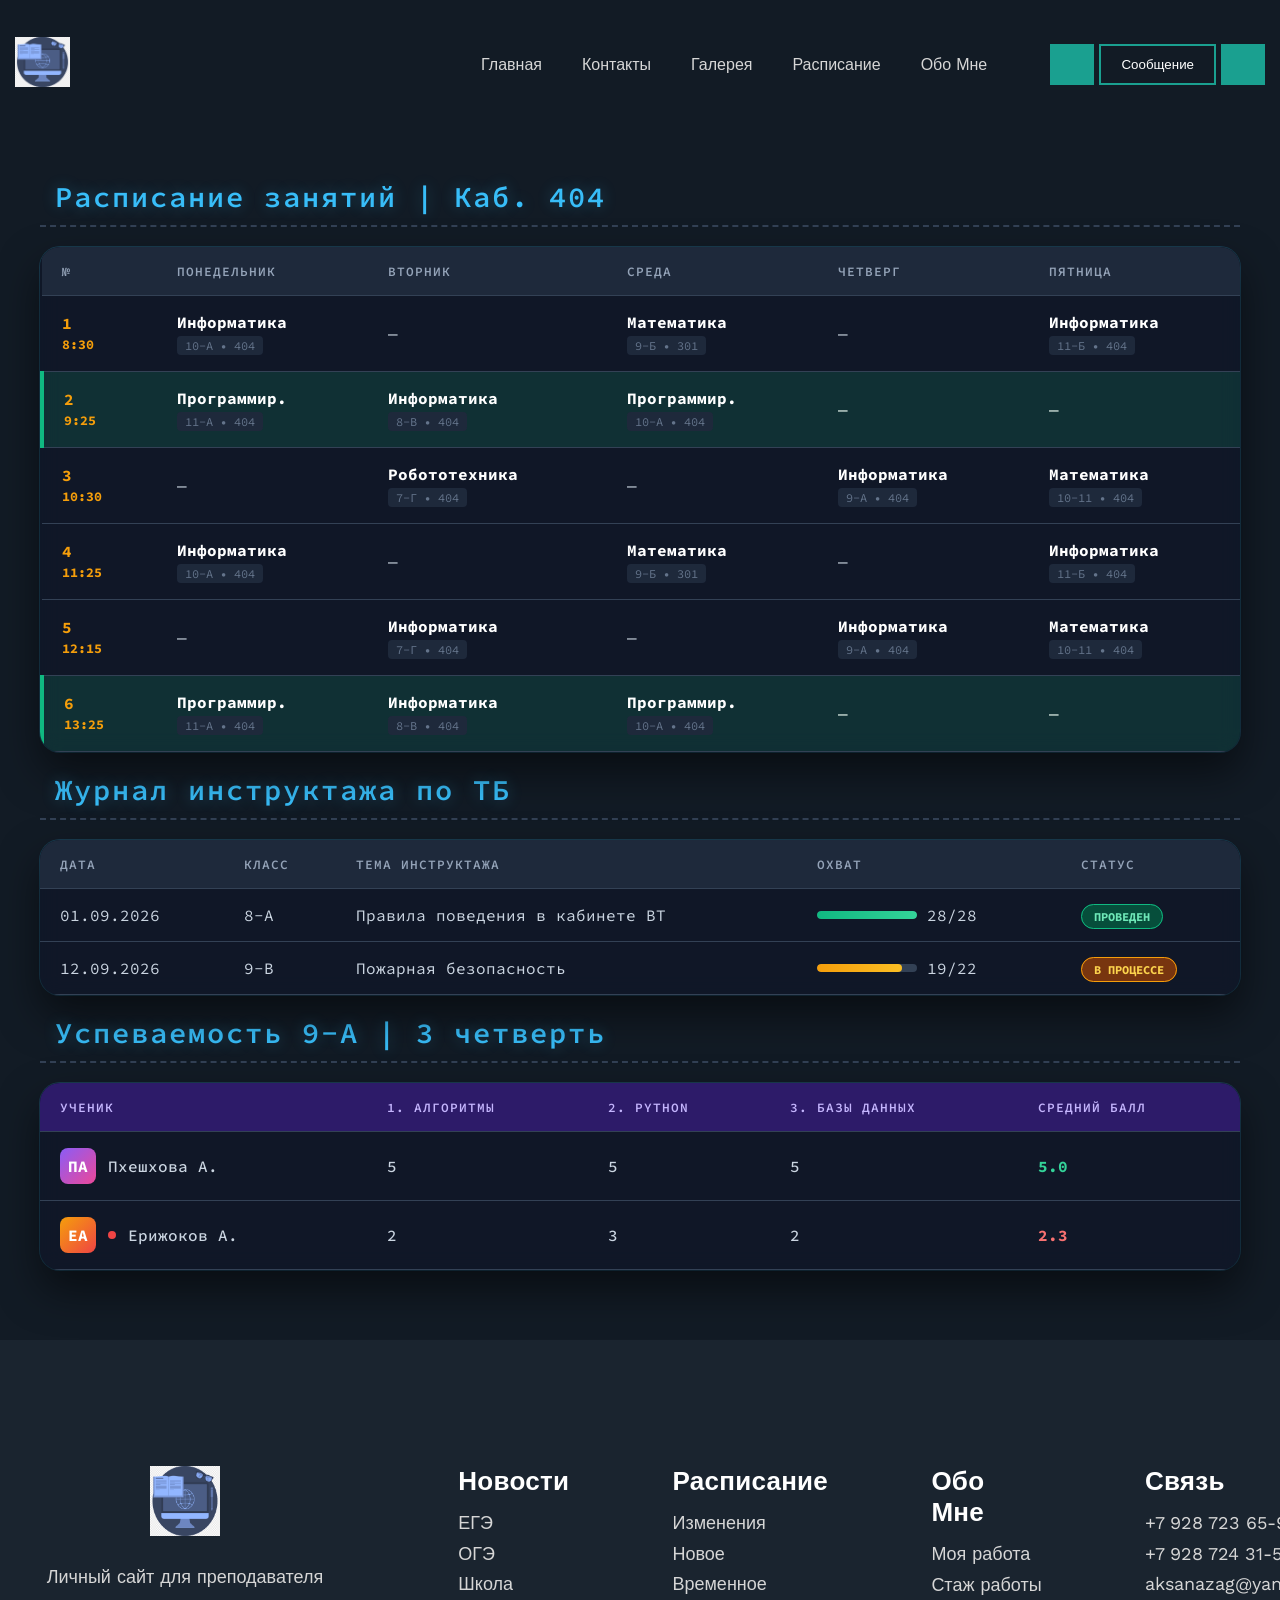
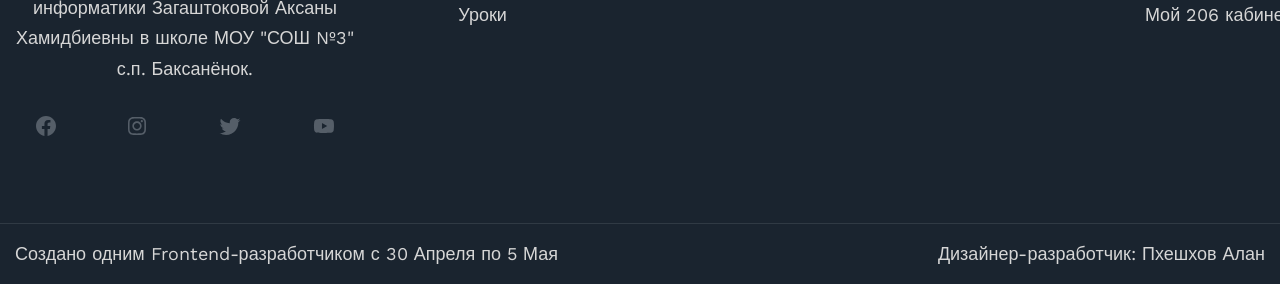
<file: clock.html>
<!DOCTYPE html>
<html lang="en">
<head>
	<meta charset="UTF-8">
	<meta http-equiv="X-UA-Compatible" content="IE=edge">
	<meta name="viewport" content="width=device-width, initial-scale=1.0">
	<title>Моё Расписание</title>
	<link rel="stylesheet" href="css/style.css">
	<script src="js/swiper.js"></script>
	<script defer src="js/script.js"></script>
  <link href="https://fonts.googleapis.com/css2?family=Source+Code+Pro:wght@400;600;700&display=swap" rel="stylesheet">
</head>
<body>
  
  <header class="header">
		<div class='header__container'>
			<a href="" class="header__logo">
				<img src="img/logos/logotip.png" alt="Логотип" width="55" height="50">
			</a>
			<div class="header__navigation">
				<nav class="header__menu menu">
					<ul class="menu__body">
						<li class="menu__item"><a href="index.html" target="_blank" class="menu__link">Главная</a></li>
						<li class="menu__item"><a href="contacts.html" target="_blank" class="menu__link">Контакты</a></li>
						<li class="menu__item"><a href="gallery.html" target="_blank" class="menu__link">Галерея</a></li>
						<li class="menu__item"><a href="#" class="menu__link">Расписание</a></li>
						<li class="menu__item"><a href="about.html" target="_blank" class="menu__link">Обо мне</a></li>
					</ul>
				</nav>
				<div class="header__buttons">
					<button class="register header__btn"></button>
					<button class="login header__btn">Сообщение</button>
					<button class="register header__btn"></button>
				</div>
				<div class="menu-icon">
					<span></span><span></span><span></span>
				</div>
			</div>
		</div>
	</header>

  <main class="page">

    <div class="it-teacher-tables">
      <div class="teacher-container">
        <h2 class="teacher-title">
            <span class="title-icon"></span> Расписание занятий | Каб. 404
        </h2>
        <div class="teacher-table-wrapper">
            <table class="teacher-table schedule-table">
                <thead>
                    <tr>
                        <th>№</th>
                        <th>Понедельник</th>
                        <th>Вторник</th>
                        <th>Среда</th>
                        <th>Четверг</th>
                        <th>Пятница</th>
                    </tr>
                </thead>
                <tbody>
                    <tr>
                        <td>1 <br><small>8:30</small></td>
                        <td>
                            <div class="lesson-item">
                                <span class="lesson-name">Информатика</span>
                                <span class="lesson-room">10-А • 404</span>
                            </div>
                        </td>
                        <td>—</td>
                        <td>
                            <div class="lesson-item">
                                <span class="lesson-name">Математика</span>
                                <span class="lesson-room">9-Б • 301</span>
                            </div>
                        </td>
                        <td>—</td>
                        <td>
                            <div class="lesson-item">
                                <span class="lesson-name">Информатика</span>
                                <span class="lesson-room">11-Б • 404</span>
                            </div>
                        </td>
                    </tr>
                    <tr class="highlight-row">
                        <td>2 <br><small>9:25</small></td>
                        <td>
                            <div class="lesson-item">
                                <span class="lesson-name">Программир.</span>
                                <span class="lesson-room">11-А • 404</span>
                            </div>
                        </td>
                        <td>
                            <div class="lesson-item">
                                <span class="lesson-name">Информатика</span>
                                <span class="lesson-room">8-В • 404</span>
                            </div>
                        </td>
                        <td>
                            <div class="lesson-item">
                                <span class="lesson-name">Программир.</span>
                                <span class="lesson-room">10-А • 404</span>
                            </div>
                        </td>
                        <td>—</td>
                        <td>—</td>
                    </tr>
                    <tr>
                        <td>3 <br><small>10:30</small></td>
                        <td>—</td>
                        <td>
                            <div class="lesson-item">
                                <span class="lesson-name">Робототехника</span>
                                <span class="lesson-room">7-Г • 404</span>
                            </div>
                        </td>
                        <td>—</td>
                        <td>
                            <div class="lesson-item">
                                <span class="lesson-name">Информатика</span>
                                <span class="lesson-room">9-А • 404</span>
                            </div>
                        </td>
                        <td>
                            <div class="lesson-item">
                                <span class="lesson-name">Математика</span>
                                <span class="lesson-room">10-11 • 404</span>
                            </div>
                        </td>
                    </tr>
                    <tr>
                        <td>4 <br><small>11:25</small></td>
                        <td>
                            <div class="lesson-item">
                                <span class="lesson-name">Информатика</span>
                                <span class="lesson-room">10-А • 404</span>
                            </div>
                        </td>
                        <td>—</td>
                        <td>
                            <div class="lesson-item">
                                <span class="lesson-name">Математика</span>
                                <span class="lesson-room">9-Б • 301</span>
                            </div>
                        </td>
                        <td>—</td>
                        <td>
                            <div class="lesson-item">
                                <span class="lesson-name">Информатика</span>
                                <span class="lesson-room">11-Б • 404</span>
                            </div>
                        </td>
                    </tr>
                    <tr>
                        <td>5<br><small>12:15</small></td>
                        <td>—</td>
                        <td>
                            <div class="lesson-item">
                                <span class="lesson-name">Информатика</span>
                                <span class="lesson-room">7-Г • 404</span>
                            </div>
                        </td>
                        <td>—</td>
                        <td>
                            <div class="lesson-item">
                                <span class="lesson-name">Информатика</span>
                                <span class="lesson-room">9-А • 404</span>
                            </div>
                        </td>
                        <td>
                            <div class="lesson-item">
                                <span class="lesson-name">Математика</span>
                                <span class="lesson-room">10-11 • 404</span>
                            </div>
                        </td>
                    </tr>
                    <tr class="highlight-row">
                        <td>6 <br><small>13:25</small></td>
                        <td>
                            <div class="lesson-item">
                                <span class="lesson-name">Программир.</span>
                                <span class="lesson-room">11-А • 404</span>
                            </div>
                        </td>
                        <td>
                            <div class="lesson-item">
                                <span class="lesson-name">Информатика</span>
                                <span class="lesson-room">8-В • 404</span>
                            </div>
                        </td>
                        <td>
                            <div class="lesson-item">
                                <span class="lesson-name">Программир.</span>
                                <span class="lesson-room">10-А • 404</span>
                            </div>
                        </td>
                        <td>—</td>
                        <td>—</td>
                    </tr>
                </tbody>
            </table>
        </div>
        <h2 class="teacher-title">
            <span class="title-icon"></span> Журнал инструктажа по ТБ
        </h2>
        <div class="teacher-table-wrapper">
            <table class="teacher-table">
                <thead>
                    <tr>
                        <th>Дата</th>
                        <th>Класс</th>
                        <th>Тема инструктажа</th>
                        <th>Охват</th>
                        <th>Статус</th>
                    </tr>
                </thead>
                <tbody>
                    <tr>
                        <td>01.09.2026</td>
                        <td>8-А</td>
                        <td>Правила поведения в кабинете ВТ</td>
                        <td>
                            <div class="progress-cell">
                                <div class="progress-bar"><div class="progress-fill completed" style="width: 100%;"></div></div>
                                <span>28/28</span>
                            </div>
                        </td>
                        <td><span class="status-badge status-success">Проведен</span></td>
                    </tr>
                    <tr>
                        <td>12.09.2026</td>
                        <td>9-В</td>
                        <td>Пожарная безопасность</td>
                        <td>
                            <div class="progress-cell">
                                <div class="progress-bar"><div class="progress-fill" style="width: 85%;"></div></div>
                                <span>19/22</span>
                            </div>
                        </td>
                        <td><span class="status-badge status-warning">В процессе</span></td>
                    </tr>
                </tbody>
            </table>
        </div>
        <h2 class="teacher-title">
            <span class="title-icon"></span> Успеваемость 9-А | 3 четверть
        </h2>
        <div class="teacher-table-wrapper">
            <table class="teacher-table students-table">
                <thead>
                    <tr>
                        <th>Ученик</th>
                        <th>1. Алгоритмы</th>
                        <th>2. Python</th>
                        <th>3. Базы данных</th>
                        <th>Средний балл</th>
                    </tr>
                </thead>
                <tbody>
                    <tr>
                        <td>
                            <div class="student-info">
                                <div class="student-avatar">ПА</div>
                                Пхешхова А.
                            </div>
                        </td>
                        <td class="grade-excellent">5</td>
                        <td class="grade-excellent">5</td>
                        <td class="grade-excellent">5</td>
                        <td><strong class="grade-excellent">5.0</strong></td>
                    </tr>
                    <tr>
                        <td>
                            <div class="student-info">
                                <div class="student-avatar" style="background: linear-gradient(135deg, #f59e0b, #ef4444);">ЕА</div>
                                <span style="display: flex; align-items: center; gap: 6px;"><span class="live-dot"></span>Ерижоков А.</span>
                            </div>
                        </td>
                        <td class="grade-poor">2</td>
                        <td class="grade-average">3</td>
                        <td class="grade-poor">2</td>
                        <td><strong class="grade-poor">2.3</strong></td>
                    </tr>
                </tbody>
            </table>
        </div>
      </div>
    </div>

  </main>

  <footer class="footer">
		<div class="footer__main">
			<div class='main-footer__container'>
				<div class="footer__block">
					<a href="" class="footer__link">
						<img src="img/logos/logotip.png" alt="Логотип" width="70" height="70">
					</a>
					<div class="footer__text text">Личный сайт для преподавателя информатики Загаштоковой Аксаны Хамидбиевны в школе МОУ "СОШ №3" с.п. Баксанёнок.</div>
					<div class="footer__socials">
						<a href="#" class="footer__social">
							<svg width="20" height="20" viewBox="0 0 20 20" fill="none" xmlns="http://www.w3.org/2000/svg">
								<path
									d="M9.999 0C4.477 0 0 4.477 0 9.999C0 14.989 3.656 19.125 8.437 19.878V12.89H5.897V9.999H8.437V7.796C8.437 5.288 9.93 3.905 12.213 3.905C13.307 3.905 14.453 4.1 14.453 4.1V6.559H13.189C11.949 6.559 11.561 7.331 11.561 8.122V9.997H14.332L13.889 12.888H11.561V19.876C16.342 19.127 19.998 14.99 19.998 9.999C19.998 4.477 15.521 0 9.999 0Z" />
							</svg>
						</a>
						<a href="#" class="footer__social">
							<svg width="19" height="19" viewBox="0 0 19 19" fill="none" xmlns="http://www.w3.org/2000/svg">
								<path
									d="M8.997 4.372C6.443 4.372 4.374 6.442 4.374 8.995C4.374 11.549 6.443 13.619 8.997 13.619C11.549 13.619 13.62 11.549 13.62 8.995C13.62 6.442 11.549 4.372 8.997 4.372ZM8.997 11.999C7.338 11.999 5.993 10.654 5.993 8.996C5.993 7.337 7.338 5.993 8.997 5.993C10.656 5.993 11.999 7.337 11.999 8.996C11.999 10.654 10.656 11.999 8.997 11.999Z" />
								<path
									d="M13.804 5.28C14.3994 5.28 14.882 4.79736 14.882 4.202C14.882 3.60664 14.3994 3.124 13.804 3.124C13.2086 3.124 12.726 3.60664 12.726 4.202C12.726 4.79736 13.2086 5.28 13.804 5.28Z" />
								<path
									d="M17.531 3.106C17.062 1.897 16.107 0.941 14.898 0.474C14.199 0.211 13.46 0.0699999 12.712 0.0539999C11.749 0.0119999 11.444 0 9.002 0C6.56 0 6.247 -1.00583e-07 5.292 0.0539999C4.546 0.0689999 3.807 0.21 3.108 0.474C1.898 0.941 0.943 1.897 0.475 3.106C0.212 3.806 0.071 4.544 0.056 5.292C0.013 6.254 0 6.559 0 9.002C0 11.444 -7.45058e-09 11.755 0.056 12.712C0.071 13.46 0.212 14.198 0.475 14.899C0.944 16.107 1.899 17.063 3.109 17.531C3.805 17.803 4.544 17.957 5.294 17.981C6.257 18.023 6.562 18.036 9.004 18.036C11.446 18.036 11.759 18.036 12.714 17.981C13.461 17.966 14.2 17.824 14.9 17.562C16.109 17.093 17.064 16.138 17.533 14.929C17.796 14.229 17.937 13.491 17.952 12.743C17.995 11.781 18.008 11.476 18.008 9.033C18.008 6.59 18.008 6.28 17.952 5.323C17.939 4.565 17.799 3.814 17.531 3.106ZM16.313 12.638C16.306 13.214 16.202 13.785 16.002 14.326C15.697 15.113 15.076 15.735 14.29 16.037C13.755 16.236 13.191 16.34 12.62 16.348C11.67 16.392 11.402 16.403 8.966 16.403C6.528 16.403 6.279 16.403 5.311 16.348C4.742 16.341 4.176 16.236 3.642 16.037C2.853 15.736 2.228 15.114 1.923 14.326C1.727 13.792 1.621 13.227 1.612 12.657C1.569 11.707 1.559 11.439 1.559 9.003C1.559 6.566 1.559 6.317 1.612 5.348C1.619 4.772 1.723 4.202 1.923 3.661C2.228 2.872 2.853 2.251 3.642 1.949C4.176 1.751 4.742 1.646 5.311 1.638C6.262 1.595 6.529 1.583 8.966 1.583C11.403 1.583 11.653 1.583 12.62 1.638C13.191 1.645 13.755 1.75 14.29 1.949C15.076 2.252 15.697 2.874 16.002 3.661C16.198 4.195 16.304 4.76 16.313 5.33C16.356 6.281 16.367 6.548 16.367 8.985C16.367 11.421 16.367 11.683 16.324 12.639H16.313V12.638Z" />
							</svg>
						</a>
						<a href="#" class="footer__social">
							<svg width="22" height="17" viewBox="0 0 22 17" fill="none" xmlns="http://www.w3.org/2000/svg">
								<path
									d="M21.4572 2.01238C20.6876 2.35373 19.8604 2.58442 18.9924 2.68815C19.8783 2.15701 20.5589 1.31598 20.8793 0.31378C20.05 0.80564 19.1316 1.16278 18.154 1.3552C17.3712 0.52112 16.2559 0 15.0215 0C12.6514 0 10.7297 1.92147 10.7297 4.29155C10.7297 4.6279 10.7677 4.95546 10.8409 5.2696C7.27414 5.0906 4.1118 3.38203 1.99514 0.78551C1.6257 1.41935 1.41406 2.15656 1.41406 2.94309C1.41406 4.43204 2.17169 5.74563 3.32328 6.5153C2.61984 6.4929 1.95801 6.2999 1.37944 5.97846C1.37903 5.99639 1.37903 6.0143 1.37903 6.0324C1.37903 8.1118 2.85838 9.8463 4.82164 10.2406C4.46154 10.3387 4.08239 10.3912 3.69099 10.3912C3.41445 10.3912 3.1456 10.3642 2.88351 10.3142C3.42966 12.0191 5.01458 13.26 6.89259 13.2945C5.42381 14.4457 3.57332 15.1318 1.56258 15.1318C1.21617 15.1318 0.874558 15.1114 0.538818 15.0717C2.43808 16.2894 4.69396 17 7.11755 17C15.0114 17 19.3282 10.4605 19.3282 4.78918C19.3282 4.60314 19.324 4.41805 19.3157 4.23395C20.1543 3.62886 20.8819 2.87302 21.4572 2.01238Z" />
							</svg>
						</a>
						<a href="#" class="footer__social">
							<svg width="21" height="15" viewBox="0 0 21 15" fill="none" xmlns="http://www.w3.org/2000/svg">
								<path
									d="M20.5911 2.20301C20.3611 1.34501 19.6861 0.668007 18.8291 0.437007C17.2631 0.00700739 10.9981 7.5965e-06 10.9981 7.5965e-06C10.9981 7.5965e-06 4.73413 -0.00699261 3.16713 0.404007C2.32713 0.633007 1.63313 1.32501 1.40113 2.18201C0.988133 3.74801 0.984132 6.99601 0.984132 6.99601C0.984132 6.99601 0.980132 10.26 1.39013 11.81C1.62013 12.667 2.29513 13.344 3.15313 13.575C4.73513 14.005 10.9831 14.012 10.9831 14.012C10.9831 14.012 17.2481 14.019 18.8141 13.609C19.6701 13.379 20.3481 12.703 20.5811 11.846C20.9951 10.281 20.9981 7.03401 20.9981 7.03401C20.9981 7.03401 21.0181 3.76901 20.5911 2.20301ZM8.99413 10.005L8.99913 4.00501L14.2061 7.01001L8.99413 10.005Z" />
							</svg>
						</a>
					</div>
				</div>
				<div class="footer__block links-footer">
					<div class="links-footer__header">Новости</div>
					<ul class="links-footer__list">
						<li class="links-footer__item"><a href="" class="links-footer__link text">ЕГЭ</a></li>
						<li class="links-footer__item"><a href="" class="links-footer__link text">ОГЭ</a></li>
						<li class="links-footer__item"><a href="" class="links-footer__link text">Школа</a></li>
						<li class="links-footer__item"><a href="" class="links-footer__link text">Уроки</a></li>
					</ul>
				</div>
				<div class="footer__block links-footer">
					<div class="links-footer__header">Расписание</div>
					<ul class="links-footer__list">
						<li class="links-footer__item"><a href="" class="links-footer__link text">Изменения</a></li>
						<li class="links-footer__item"><a href="" class="links-footer__link text">Новое</a></li>
						<li class="links-footer__item"><a href="" class="links-footer__link text">Временное</a></li>
					</ul>
				</div>
				<div class="footer__block links-footer">
					<div class="links-footer__header">Обо мне</div>
					<ul class="links-footer__list">
						<li class="links-footer__item"><a href="" class="links-footer__link text">Моя работа</a></li>
						<li class="links-footer__item"><a href="" class="links-footer__link text">Стаж работы</a></li>
					</ul>
				</div>
				<div class="footer__block links-footer">
					<div class="links-footer__header">Связь</div>
					<ul class="links-footer__list">
						<li class="links-footer__item"><a href="" class="links-footer__link text">+7 928 723 65-96</a></li>
						<li class="links-footer__item"><a href="" class="links-footer__link text">+7 928 724 31-51</a></li>
						<li class="links-footer__item"><a href="" class="links-footer__link text">aksanazag@yandex.ru</a></li>
						<li class="links-footer__item"><a href="" class="links-footer__link text">Мой 206 кабинет</a></li>
					</ul>
				</div>
			</div>
		</div>
		<div class="footer__copyright">
			<div class='copyright__container'>
				<span class="text">Создано одним Frontend-разработчиком с 30 Апреля по 5 Мая</span>
				<span class="text">Дизайнер-разработчик: Пхешхов Алан</span>
			</div>
		</div>
	</footer>

</body>
</file>
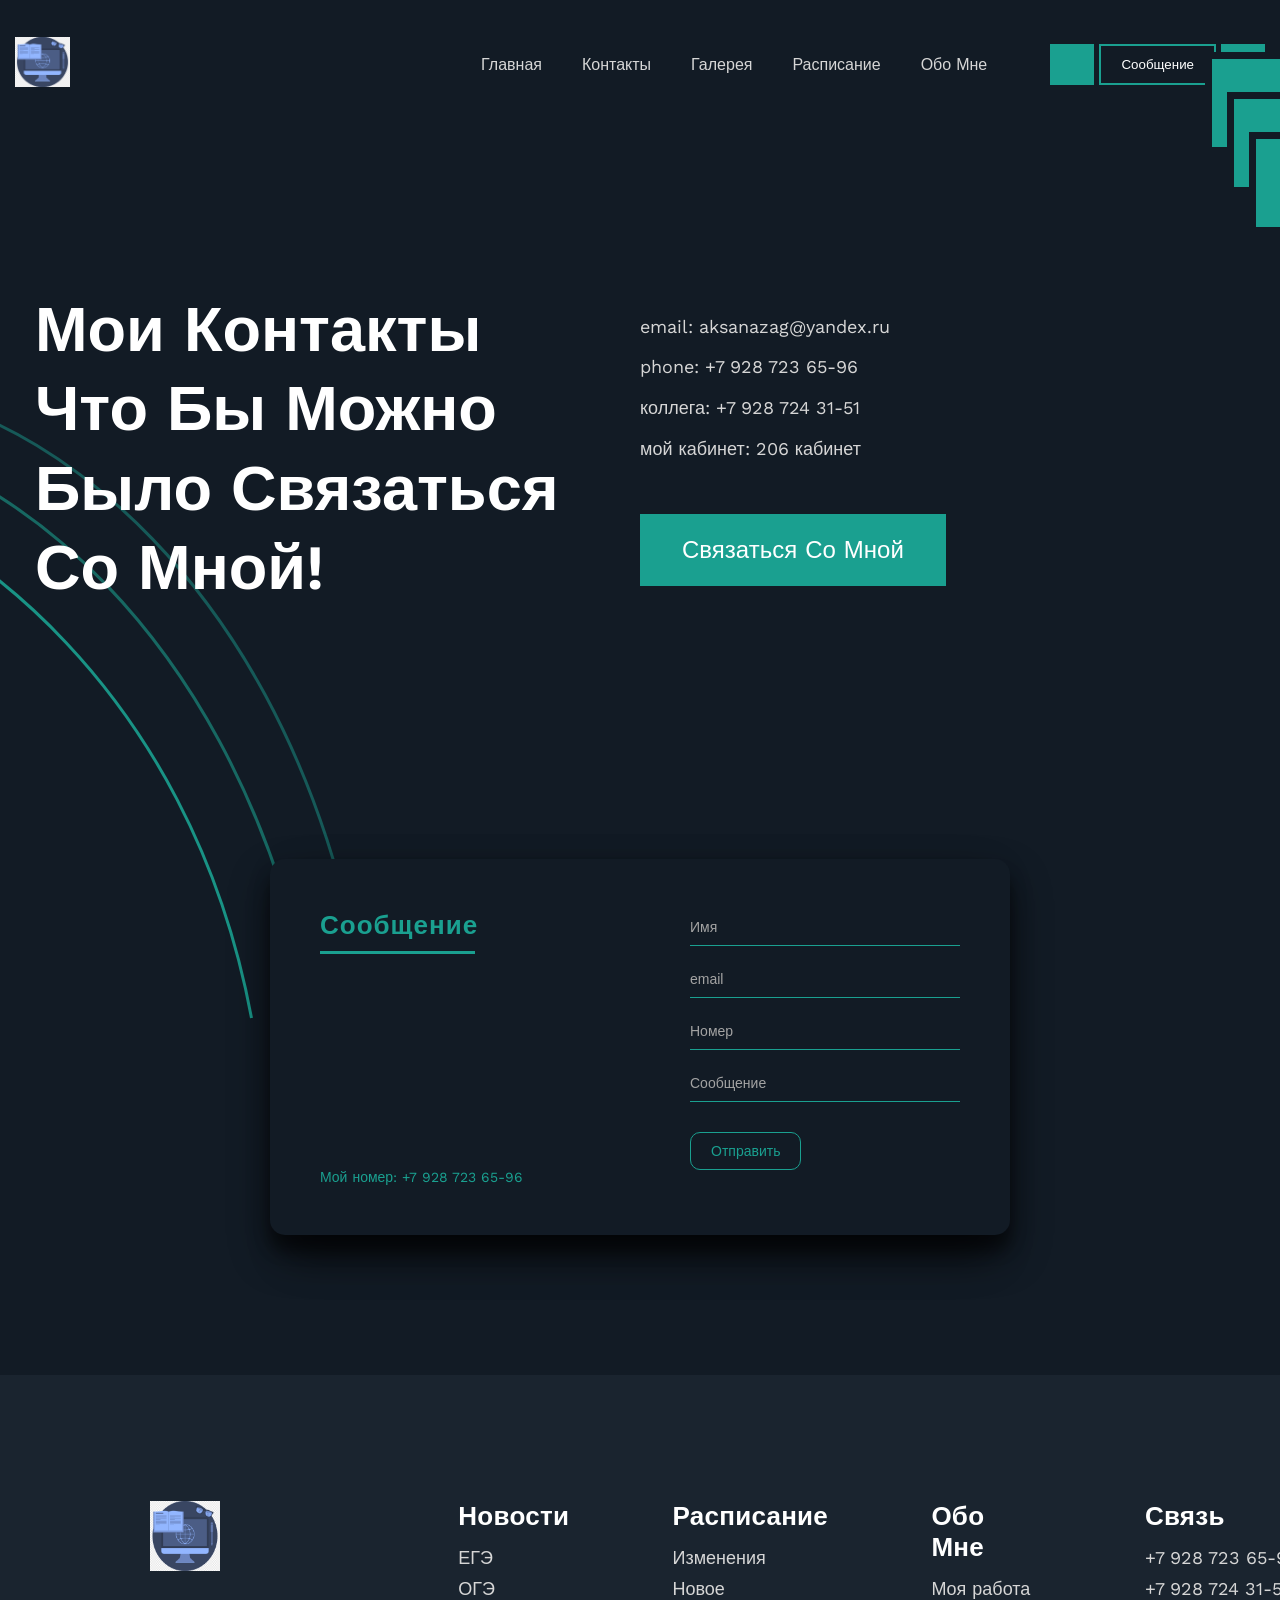
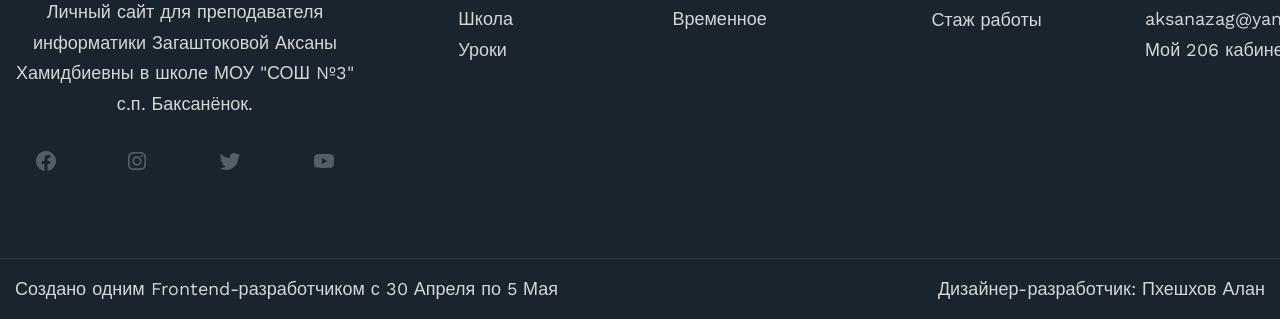
<file: contacts.html>
<!DOCTYPE html>
<html lang="en">
<head>
	<meta charset="UTF-8">
	<meta http-equiv="X-UA-Compatible" content="IE=edge">
	<meta name="viewport" content="width=device-width, initial-scale=1.0">
	<title>Контакт со мной</title>
	<link rel="stylesheet" href="css/style.css">
	<script src="js/swiper.js"></script>
	<script defer src="js/script.js"></script>
</head>
<body>
  
  <header class="header">
		<div class='header__container'>
			<a href="" class="header__logo">
				<img src="img/logos/logotip.png" alt="Логотип" width="55" height="50">
			</a>
			<div class="header__navigation">
				<nav class="header__menu menu">
					<ul class="menu__body">
						<li class="menu__item"><a href="index.html" target="_blank" class="menu__link">Главная</a></li>
						<li class="menu__item"><a href="#" class="menu__link">Контакты</a></li>
						<li class="menu__item"><a href="gallery.html" target="_blank" class="menu__link">Галерея</a></li>
						<li class="menu__item"><a href="clock.html" target="_blank" class="menu__link">Расписание</a></li>
						<li class="menu__item"><a href="about.html" target="_blank" class="menu__link">Обо мне</a></li>
					</ul>
				</nav>
				<div class="header__buttons">
					<button class="register header__btn"></button>
					<button class="login header__btn">Сообщение</button>
					<button class="register header__btn"></button>
				</div>
				<div class="menu-icon">
					<span></span><span></span><span></span>
				</div>
			</div>
		</div>
	</header>

  <main class="page">

    <section class="begin">
			<svg class="begin-wave" width="352" height="617" viewBox="0 0 352 617" fill="none"
				xmlns="http://www.w3.org/2000/svg">
				<path opacity="0.58" d="M-104 48C-3.02255 72.5207 219.946 210.45 304 566" stroke="var(--accent-color)"
					stroke-width="3" />
				<path opacity="0.47" d="M-58 2C42.9774 26.5207 265.946 164.45 350 520" stroke="var(--accent-color)"
					stroke-width="3" />
				<path opacity="0.9" d="M-148 98C-47.0226 122.521 189.5 282 251.5 616" stroke="var(--accent-color)"
					stroke-width="3" />
			</svg>
			<svg class="begin-rect" width="75" height="182" viewBox="0 0 75 182" fill="none"
				xmlns="http://www.w3.org/2000/svg">
				<rect x="3.5" y="3.5" width="83" height="95" fill="var(--accent-color)" stroke="#121B25" stroke-width="7" />
				<rect x="25.5" y="43.5" width="83" height="95" fill="var(--accent-color)" stroke="#121B25" stroke-width="7" />
				<rect x="47.5" y="83.5" width="83" height="95" fill="var(--accent-color)" stroke="#121B25" stroke-width="7" />
			</svg>
			<div class='begin__container'>
				<div class="begin__slogan">Мои контакты что бы можно было связаться со мной!</div>
				<div class="begin__content">
					<div class="begin__text text">
						<span>email: aksanazag@yandex.ru</span>
            <span>phone: +7 928 723 65-96</span>
            <span>коллега: +7 928 724 31-51</span>
            <span>мой кабинет: 206 кабинет</span>
					</div>
					<a href="#message" class="begin__link link">Связаться со мной</a>
				</div>
			</div>
		</section>

    <section id="contact">
      <div class="background">
        <div class="f-container">
          <div class="screen" id="message">
            <div class="screen-body">
              <div class="screen-body-item left">
                <div class="title">
                  <span>Сообщение</span>
                </div>
                <div class="contact">Мой номер: +7 928 723 65-96</div>
              </div>
              <div class="screen-body-item">
                <div class="form">
                  <div class="form-group">
                    <input type="text" placeholder="Имя" class="form-control">
                  </div>
                  <div class="form-group">
                    <input type="email" placeholder="email" class="form-control">
                  </div>
                  <div class="form-group">
                    <input type="text" placeholder="Номер" class="form-control">
                  </div>
                  <div class="form-group">
                    <input type="text" placeholder="Сообщение" class="form-control">
                  </div>
                  <div class="form-group buttoons">
                    <button class="form-button mt-3">Отправить</button>
                  </div>
                </div>
              </div>
            </div>
          </div>
        </div>
      </div>
    </section>

  </main>

  <footer class="footer">
		<div class="footer__main">
			<div class='main-footer__container'>
				<div class="footer__block">
					<a href="" class="footer__link">
						<img src="img/logos/logotip.png" alt="Логотип" width="70" height="70">
					</a>
					<div class="footer__text text">Личный сайт для преподавателя информатики Загаштоковой Аксаны Хамидбиевны в школе МОУ "СОШ №3" с.п. Баксанёнок.</div>
					<div class="footer__socials">
						<a href="#" class="footer__social">
							<svg width="20" height="20" viewBox="0 0 20 20" fill="none" xmlns="http://www.w3.org/2000/svg">
								<path
									d="M9.999 0C4.477 0 0 4.477 0 9.999C0 14.989 3.656 19.125 8.437 19.878V12.89H5.897V9.999H8.437V7.796C8.437 5.288 9.93 3.905 12.213 3.905C13.307 3.905 14.453 4.1 14.453 4.1V6.559H13.189C11.949 6.559 11.561 7.331 11.561 8.122V9.997H14.332L13.889 12.888H11.561V19.876C16.342 19.127 19.998 14.99 19.998 9.999C19.998 4.477 15.521 0 9.999 0Z" />
							</svg>
						</a>
						<a href="#" class="footer__social">
							<svg width="19" height="19" viewBox="0 0 19 19" fill="none" xmlns="http://www.w3.org/2000/svg">
								<path
									d="M8.997 4.372C6.443 4.372 4.374 6.442 4.374 8.995C4.374 11.549 6.443 13.619 8.997 13.619C11.549 13.619 13.62 11.549 13.62 8.995C13.62 6.442 11.549 4.372 8.997 4.372ZM8.997 11.999C7.338 11.999 5.993 10.654 5.993 8.996C5.993 7.337 7.338 5.993 8.997 5.993C10.656 5.993 11.999 7.337 11.999 8.996C11.999 10.654 10.656 11.999 8.997 11.999Z" />
								<path
									d="M13.804 5.28C14.3994 5.28 14.882 4.79736 14.882 4.202C14.882 3.60664 14.3994 3.124 13.804 3.124C13.2086 3.124 12.726 3.60664 12.726 4.202C12.726 4.79736 13.2086 5.28 13.804 5.28Z" />
								<path
									d="M17.531 3.106C17.062 1.897 16.107 0.941 14.898 0.474C14.199 0.211 13.46 0.0699999 12.712 0.0539999C11.749 0.0119999 11.444 0 9.002 0C6.56 0 6.247 -1.00583e-07 5.292 0.0539999C4.546 0.0689999 3.807 0.21 3.108 0.474C1.898 0.941 0.943 1.897 0.475 3.106C0.212 3.806 0.071 4.544 0.056 5.292C0.013 6.254 0 6.559 0 9.002C0 11.444 -7.45058e-09 11.755 0.056 12.712C0.071 13.46 0.212 14.198 0.475 14.899C0.944 16.107 1.899 17.063 3.109 17.531C3.805 17.803 4.544 17.957 5.294 17.981C6.257 18.023 6.562 18.036 9.004 18.036C11.446 18.036 11.759 18.036 12.714 17.981C13.461 17.966 14.2 17.824 14.9 17.562C16.109 17.093 17.064 16.138 17.533 14.929C17.796 14.229 17.937 13.491 17.952 12.743C17.995 11.781 18.008 11.476 18.008 9.033C18.008 6.59 18.008 6.28 17.952 5.323C17.939 4.565 17.799 3.814 17.531 3.106ZM16.313 12.638C16.306 13.214 16.202 13.785 16.002 14.326C15.697 15.113 15.076 15.735 14.29 16.037C13.755 16.236 13.191 16.34 12.62 16.348C11.67 16.392 11.402 16.403 8.966 16.403C6.528 16.403 6.279 16.403 5.311 16.348C4.742 16.341 4.176 16.236 3.642 16.037C2.853 15.736 2.228 15.114 1.923 14.326C1.727 13.792 1.621 13.227 1.612 12.657C1.569 11.707 1.559 11.439 1.559 9.003C1.559 6.566 1.559 6.317 1.612 5.348C1.619 4.772 1.723 4.202 1.923 3.661C2.228 2.872 2.853 2.251 3.642 1.949C4.176 1.751 4.742 1.646 5.311 1.638C6.262 1.595 6.529 1.583 8.966 1.583C11.403 1.583 11.653 1.583 12.62 1.638C13.191 1.645 13.755 1.75 14.29 1.949C15.076 2.252 15.697 2.874 16.002 3.661C16.198 4.195 16.304 4.76 16.313 5.33C16.356 6.281 16.367 6.548 16.367 8.985C16.367 11.421 16.367 11.683 16.324 12.639H16.313V12.638Z" />
							</svg>
						</a>
						<a href="#" class="footer__social">
							<svg width="22" height="17" viewBox="0 0 22 17" fill="none" xmlns="http://www.w3.org/2000/svg">
								<path
									d="M21.4572 2.01238C20.6876 2.35373 19.8604 2.58442 18.9924 2.68815C19.8783 2.15701 20.5589 1.31598 20.8793 0.31378C20.05 0.80564 19.1316 1.16278 18.154 1.3552C17.3712 0.52112 16.2559 0 15.0215 0C12.6514 0 10.7297 1.92147 10.7297 4.29155C10.7297 4.6279 10.7677 4.95546 10.8409 5.2696C7.27414 5.0906 4.1118 3.38203 1.99514 0.78551C1.6257 1.41935 1.41406 2.15656 1.41406 2.94309C1.41406 4.43204 2.17169 5.74563 3.32328 6.5153C2.61984 6.4929 1.95801 6.2999 1.37944 5.97846C1.37903 5.99639 1.37903 6.0143 1.37903 6.0324C1.37903 8.1118 2.85838 9.8463 4.82164 10.2406C4.46154 10.3387 4.08239 10.3912 3.69099 10.3912C3.41445 10.3912 3.1456 10.3642 2.88351 10.3142C3.42966 12.0191 5.01458 13.26 6.89259 13.2945C5.42381 14.4457 3.57332 15.1318 1.56258 15.1318C1.21617 15.1318 0.874558 15.1114 0.538818 15.0717C2.43808 16.2894 4.69396 17 7.11755 17C15.0114 17 19.3282 10.4605 19.3282 4.78918C19.3282 4.60314 19.324 4.41805 19.3157 4.23395C20.1543 3.62886 20.8819 2.87302 21.4572 2.01238Z" />
							</svg>
						</a>
						<a href="#" class="footer__social">
							<svg width="21" height="15" viewBox="0 0 21 15" fill="none" xmlns="http://www.w3.org/2000/svg">
								<path
									d="M20.5911 2.20301C20.3611 1.34501 19.6861 0.668007 18.8291 0.437007C17.2631 0.00700739 10.9981 7.5965e-06 10.9981 7.5965e-06C10.9981 7.5965e-06 4.73413 -0.00699261 3.16713 0.404007C2.32713 0.633007 1.63313 1.32501 1.40113 2.18201C0.988133 3.74801 0.984132 6.99601 0.984132 6.99601C0.984132 6.99601 0.980132 10.26 1.39013 11.81C1.62013 12.667 2.29513 13.344 3.15313 13.575C4.73513 14.005 10.9831 14.012 10.9831 14.012C10.9831 14.012 17.2481 14.019 18.8141 13.609C19.6701 13.379 20.3481 12.703 20.5811 11.846C20.9951 10.281 20.9981 7.03401 20.9981 7.03401C20.9981 7.03401 21.0181 3.76901 20.5911 2.20301ZM8.99413 10.005L8.99913 4.00501L14.2061 7.01001L8.99413 10.005Z" />
							</svg>
						</a>
					</div>
				</div>
				<div class="footer__block links-footer">
					<div class="links-footer__header">Новости</div>
					<ul class="links-footer__list">
						<li class="links-footer__item"><a href="" class="links-footer__link text">ЕГЭ</a></li>
						<li class="links-footer__item"><a href="" class="links-footer__link text">ОГЭ</a></li>
						<li class="links-footer__item"><a href="" class="links-footer__link text">Школа</a></li>
						<li class="links-footer__item"><a href="" class="links-footer__link text">Уроки</a></li>
					</ul>
				</div>
				<div class="footer__block links-footer">
					<div class="links-footer__header">Расписание</div>
					<ul class="links-footer__list">
						<li class="links-footer__item"><a href="" class="links-footer__link text">Изменения</a></li>
						<li class="links-footer__item"><a href="" class="links-footer__link text">Новое</a></li>
						<li class="links-footer__item"><a href="" class="links-footer__link text">Временное</a></li>
					</ul>
				</div>
				<div class="footer__block links-footer">
					<div class="links-footer__header">Обо мне</div>
					<ul class="links-footer__list">
						<li class="links-footer__item"><a href="" class="links-footer__link text">Моя работа</a></li>
						<li class="links-footer__item"><a href="" class="links-footer__link text">Стаж работы</a></li>
					</ul>
				</div>
				<div class="footer__block links-footer">
					<div class="links-footer__header">Связь</div>
					<ul class="links-footer__list">
						<li class="links-footer__item"><a href="" class="links-footer__link text">+7 928 723 65-96</a></li>
						<li class="links-footer__item"><a href="" class="links-footer__link text">+7 928 724 31-51</a></li>
						<li class="links-footer__item"><a href="" class="links-footer__link text">aksanazag@yandex.ru</a></li>
						<li class="links-footer__item"><a href="" class="links-footer__link text">Мой 206 кабинет</a></li>
					</ul>
				</div>
			</div>
		</div>
		<div class="footer__copyright">
			<div class='copyright__container'>
				<span class="text">Создано одним Frontend-разработчиком с 30 Апреля по 5 Мая</span>
				<span class="text">Дизайнер-разработчик: Пхешхов Алан</span>
			</div>
		</div>
	</footer>

</body>
</file>
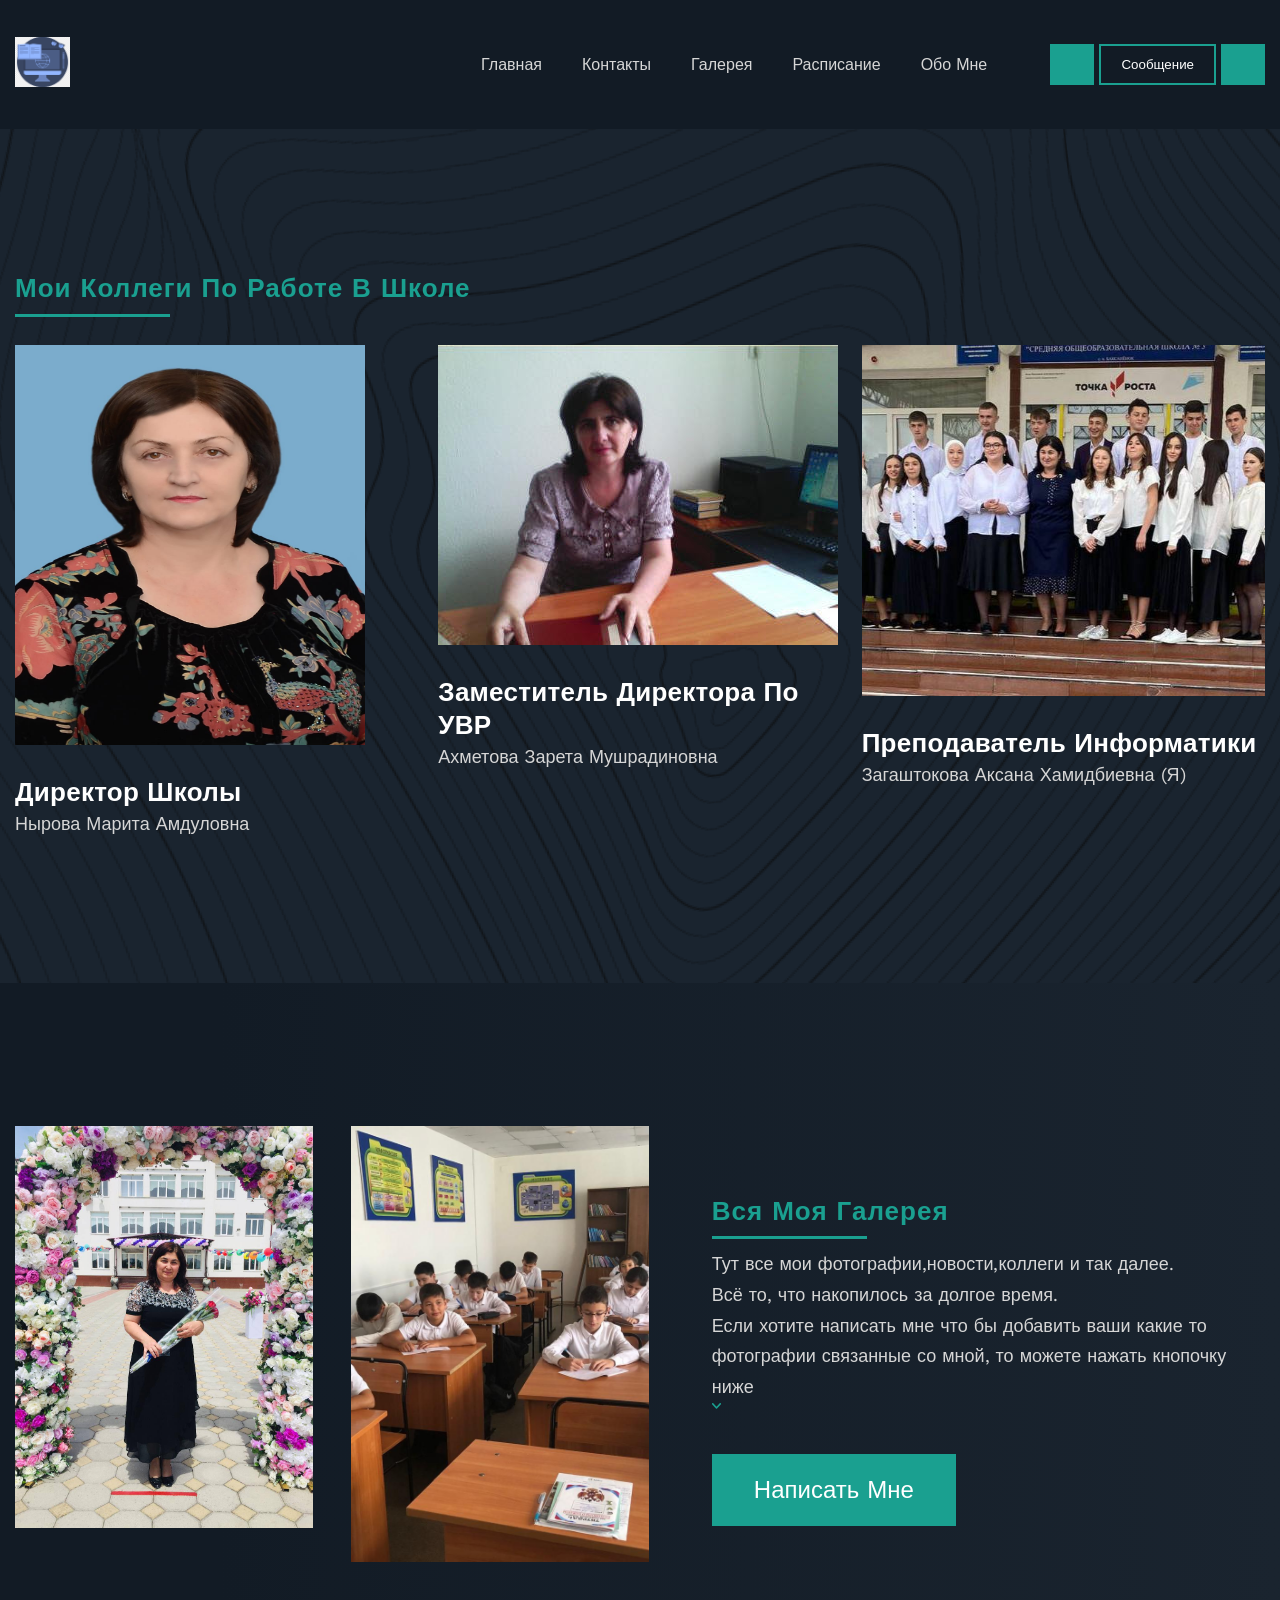
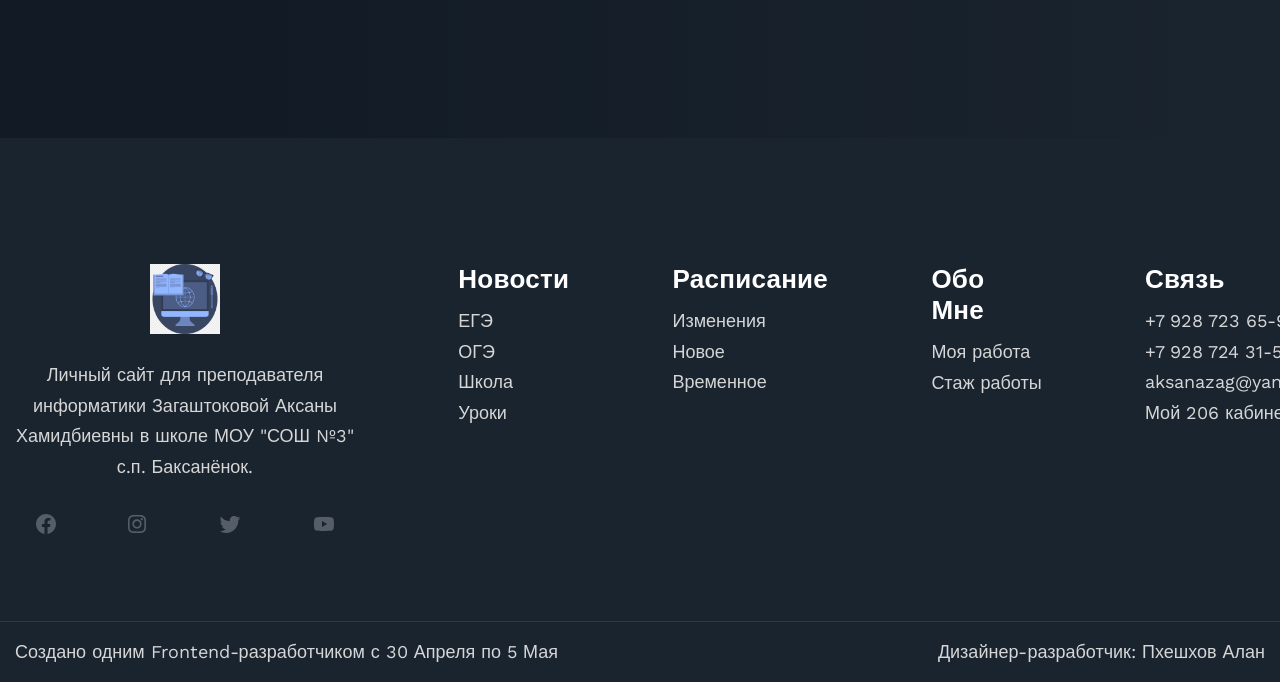
<file: gallery.html>
<!DOCTYPE html>
<html lang="en">
<head>
	<meta charset="UTF-8">
	<meta http-equiv="X-UA-Compatible" content="IE=edge">
	<meta name="viewport" content="width=device-width, initial-scale=1.0">
	<title>Моя галерея</title>
	<link rel="stylesheet" href="css/style.css">
	<script src="js/swiper.js"></script>
	<script defer src="js/script.js"></script>
</head>
<body>
  
  <header class="header">
		<div class='header__container'>
			<a href="" class="header__logo">
				<img src="img/logos/logotip.png" alt="Логотип" width="55" height="50">
			</a>
			<div class="header__navigation">
				<nav class="header__menu menu">
					<ul class="menu__body">
						<li class="menu__item"><a href="index.html" target="_blank" class="menu__link">Главная</a></li>
						<li class="menu__item"><a href="contacts.html" class="menu__link">Контакты</a></li>
						<li class="menu__item"><a href="#" class="menu__link">Галерея</a></li>
						<li class="menu__item"><a href="clock.html" target="_blank" class="menu__link">Расписание</a></li>
						<li class="menu__item"><a href="about.html" target="_blank" class="menu__link">Обо мне</a></li>
					</ul>
				</nav>
				<div class="header__buttons">
					<button class="register header__btn"></button>
					<button class="login header__btn">Сообщение</button>
					<button class="register header__btn"></button>
				</div>
				<div class="menu-icon">
					<span></span><span></span><span></span>
				</div>
			</div>
		</div>
	</header>

  <main class="page">

    <section class="popular">
			<div class='popular__container'>
				<h2 class="popular__title title">Мои коллеги по работе в школе</h2>
				<div class="popular__slider">
					<div class="swiper popular-slider">
						<div class="swiper-wrapper">
							<div class="swiper-slide popular-slide">
								<div class="popular-slide__thumb">
									<img src="img/slider/director.jpg" height="400px" width="350px" alt="">
								</div>
								<div class="popular-slide__text">
									<div class="popular-slide__title">Директор школы</div>
									<div class="popular-slide__desc text">Нырова Марита Амдуловна</div>
								</div>
							</div>
							<div class="swiper-slide popular-slide">
								<div class="popular-slide__thumb">
									<img src="img/slider/zam-director.jpg" alt="">
								</div>
								<div class="popular-slide__text">
									<div class="popular-slide__title">Заместитель директора по УВР</div>
									<div class="popular-slide__desc text">Ахметова Зарета Мушрадиновна</div>
								</div>
							</div>
							<div class="swiper-slide popular-slide">
								<div class="popular-slide__thumb">
									<img src="img/slider/gallery-3.jpg" alt="">
								</div>
								<div class="popular-slide__text">
									<div class="popular-slide__title">Преподаватель информатики</div>
									<div class="popular-slide__desc text">Загаштокова Аксана Хамидбиевна (Я)</div>
								</div>
							</div>
						</div>
					</div>
				</div>
			</div>
		</section>

		<section class="gallery">
			<div class='gallery__container'>
				<div class="gallery__box">
					<div class="gallery__item swiper">
						<div class="swiper-wrapper">
							<div class="swiper-slide"><img src="img/gallery/gallery-1.jpg" alt=""></div>
							<div class="swiper-slide"><img src="img/gallery/gallery-2.jpg" alt=""></div>
							<div class="swiper-slide"><img src="img/gallery/gallery-3.jpg" alt=""></div>
							<div class="swiper-slide"><img src="img/gallery/gallery-4.jpg" alt=""></div>
							<div class="swiper-slide"><img src="img/gallery/gallery-5.jpg" alt=""></div>
              <div class="swiper-slide"><img src="img/gallery/gallery-6.jpg" alt=""></div>
						</div>
					</div>
					<div class="gallery__item swiper">
						<div class="swiper-wrapper">
							<div class="swiper-slide"><img src="img/gallery/gallery-7.jpg" alt=""></div>
							<div class="swiper-slide"><img src="img/gallery/gallery-8.jpg" alt=""></div>
							<div class="swiper-slide"><img src="img/gallery/gallery-9.jpg" alt=""></div>
							<div class="swiper-slide"><img src="img/gallery/gallery-10.jpg" alt=""></div>
							<div class="swiper-slide"><img src="img/gallery/gallery-11.jpg" alt=""></div>
							<div class="swiper-slide"><img src="img/gallery/gallery-12.jpg" alt=""></div>
						</div>
					</div>
				</div>
				<div class="gallery__info">
					<h2 class="gallery__title title">Вся моя галерея</h2>
					<div class="gallery__text text">Тут все мои фотографии,новости,коллеги и так далее. 
            <br> Всё то, что накопилось за долгое время. <br> Если хотите написать мне что 
            бы добавить ваши какие то фотографии 
            связанные со мной, то можете нажать кнопочку ниже 
            <br><div class="block-filter__icon"></div></div>
					<a href="contacts.html" target="_blank" class="gallery__link link">Написать мне</a>
				</div>
			</div>
		</section>
    
  </main>

  <footer class="footer">
		<div class="footer__main">
			<div class='main-footer__container'>
				<div class="footer__block">
					<a href="" class="footer__link">
						<img src="img/logos/logotip.png" alt="Логотип" width="70" height="70">
					</a>
					<div class="footer__text text">Личный сайт для преподавателя информатики Загаштоковой Аксаны Хамидбиевны в школе МОУ "СОШ №3" с.п. Баксанёнок.</div>
					<div class="footer__socials">
						<a href="#" class="footer__social">
							<svg width="20" height="20" viewBox="0 0 20 20" fill="none" xmlns="http://www.w3.org/2000/svg">
								<path
									d="M9.999 0C4.477 0 0 4.477 0 9.999C0 14.989 3.656 19.125 8.437 19.878V12.89H5.897V9.999H8.437V7.796C8.437 5.288 9.93 3.905 12.213 3.905C13.307 3.905 14.453 4.1 14.453 4.1V6.559H13.189C11.949 6.559 11.561 7.331 11.561 8.122V9.997H14.332L13.889 12.888H11.561V19.876C16.342 19.127 19.998 14.99 19.998 9.999C19.998 4.477 15.521 0 9.999 0Z" />
							</svg>
						</a>
						<a href="#" class="footer__social">
							<svg width="19" height="19" viewBox="0 0 19 19" fill="none" xmlns="http://www.w3.org/2000/svg">
								<path
									d="M8.997 4.372C6.443 4.372 4.374 6.442 4.374 8.995C4.374 11.549 6.443 13.619 8.997 13.619C11.549 13.619 13.62 11.549 13.62 8.995C13.62 6.442 11.549 4.372 8.997 4.372ZM8.997 11.999C7.338 11.999 5.993 10.654 5.993 8.996C5.993 7.337 7.338 5.993 8.997 5.993C10.656 5.993 11.999 7.337 11.999 8.996C11.999 10.654 10.656 11.999 8.997 11.999Z" />
								<path
									d="M13.804 5.28C14.3994 5.28 14.882 4.79736 14.882 4.202C14.882 3.60664 14.3994 3.124 13.804 3.124C13.2086 3.124 12.726 3.60664 12.726 4.202C12.726 4.79736 13.2086 5.28 13.804 5.28Z" />
								<path
									d="M17.531 3.106C17.062 1.897 16.107 0.941 14.898 0.474C14.199 0.211 13.46 0.0699999 12.712 0.0539999C11.749 0.0119999 11.444 0 9.002 0C6.56 0 6.247 -1.00583e-07 5.292 0.0539999C4.546 0.0689999 3.807 0.21 3.108 0.474C1.898 0.941 0.943 1.897 0.475 3.106C0.212 3.806 0.071 4.544 0.056 5.292C0.013 6.254 0 6.559 0 9.002C0 11.444 -7.45058e-09 11.755 0.056 12.712C0.071 13.46 0.212 14.198 0.475 14.899C0.944 16.107 1.899 17.063 3.109 17.531C3.805 17.803 4.544 17.957 5.294 17.981C6.257 18.023 6.562 18.036 9.004 18.036C11.446 18.036 11.759 18.036 12.714 17.981C13.461 17.966 14.2 17.824 14.9 17.562C16.109 17.093 17.064 16.138 17.533 14.929C17.796 14.229 17.937 13.491 17.952 12.743C17.995 11.781 18.008 11.476 18.008 9.033C18.008 6.59 18.008 6.28 17.952 5.323C17.939 4.565 17.799 3.814 17.531 3.106ZM16.313 12.638C16.306 13.214 16.202 13.785 16.002 14.326C15.697 15.113 15.076 15.735 14.29 16.037C13.755 16.236 13.191 16.34 12.62 16.348C11.67 16.392 11.402 16.403 8.966 16.403C6.528 16.403 6.279 16.403 5.311 16.348C4.742 16.341 4.176 16.236 3.642 16.037C2.853 15.736 2.228 15.114 1.923 14.326C1.727 13.792 1.621 13.227 1.612 12.657C1.569 11.707 1.559 11.439 1.559 9.003C1.559 6.566 1.559 6.317 1.612 5.348C1.619 4.772 1.723 4.202 1.923 3.661C2.228 2.872 2.853 2.251 3.642 1.949C4.176 1.751 4.742 1.646 5.311 1.638C6.262 1.595 6.529 1.583 8.966 1.583C11.403 1.583 11.653 1.583 12.62 1.638C13.191 1.645 13.755 1.75 14.29 1.949C15.076 2.252 15.697 2.874 16.002 3.661C16.198 4.195 16.304 4.76 16.313 5.33C16.356 6.281 16.367 6.548 16.367 8.985C16.367 11.421 16.367 11.683 16.324 12.639H16.313V12.638Z" />
							</svg>
						</a>
						<a href="#" class="footer__social">
							<svg width="22" height="17" viewBox="0 0 22 17" fill="none" xmlns="http://www.w3.org/2000/svg">
								<path
									d="M21.4572 2.01238C20.6876 2.35373 19.8604 2.58442 18.9924 2.68815C19.8783 2.15701 20.5589 1.31598 20.8793 0.31378C20.05 0.80564 19.1316 1.16278 18.154 1.3552C17.3712 0.52112 16.2559 0 15.0215 0C12.6514 0 10.7297 1.92147 10.7297 4.29155C10.7297 4.6279 10.7677 4.95546 10.8409 5.2696C7.27414 5.0906 4.1118 3.38203 1.99514 0.78551C1.6257 1.41935 1.41406 2.15656 1.41406 2.94309C1.41406 4.43204 2.17169 5.74563 3.32328 6.5153C2.61984 6.4929 1.95801 6.2999 1.37944 5.97846C1.37903 5.99639 1.37903 6.0143 1.37903 6.0324C1.37903 8.1118 2.85838 9.8463 4.82164 10.2406C4.46154 10.3387 4.08239 10.3912 3.69099 10.3912C3.41445 10.3912 3.1456 10.3642 2.88351 10.3142C3.42966 12.0191 5.01458 13.26 6.89259 13.2945C5.42381 14.4457 3.57332 15.1318 1.56258 15.1318C1.21617 15.1318 0.874558 15.1114 0.538818 15.0717C2.43808 16.2894 4.69396 17 7.11755 17C15.0114 17 19.3282 10.4605 19.3282 4.78918C19.3282 4.60314 19.324 4.41805 19.3157 4.23395C20.1543 3.62886 20.8819 2.87302 21.4572 2.01238Z" />
							</svg>
						</a>
						<a href="#" class="footer__social">
							<svg width="21" height="15" viewBox="0 0 21 15" fill="none" xmlns="http://www.w3.org/2000/svg">
								<path
									d="M20.5911 2.20301C20.3611 1.34501 19.6861 0.668007 18.8291 0.437007C17.2631 0.00700739 10.9981 7.5965e-06 10.9981 7.5965e-06C10.9981 7.5965e-06 4.73413 -0.00699261 3.16713 0.404007C2.32713 0.633007 1.63313 1.32501 1.40113 2.18201C0.988133 3.74801 0.984132 6.99601 0.984132 6.99601C0.984132 6.99601 0.980132 10.26 1.39013 11.81C1.62013 12.667 2.29513 13.344 3.15313 13.575C4.73513 14.005 10.9831 14.012 10.9831 14.012C10.9831 14.012 17.2481 14.019 18.8141 13.609C19.6701 13.379 20.3481 12.703 20.5811 11.846C20.9951 10.281 20.9981 7.03401 20.9981 7.03401C20.9981 7.03401 21.0181 3.76901 20.5911 2.20301ZM8.99413 10.005L8.99913 4.00501L14.2061 7.01001L8.99413 10.005Z" />
							</svg>
						</a>
					</div>
				</div>
				<div class="footer__block links-footer">
					<div class="links-footer__header">Новости</div>
					<ul class="links-footer__list">
						<li class="links-footer__item"><a href="" class="links-footer__link text">ЕГЭ</a></li>
						<li class="links-footer__item"><a href="" class="links-footer__link text">ОГЭ</a></li>
						<li class="links-footer__item"><a href="" class="links-footer__link text">Школа</a></li>
						<li class="links-footer__item"><a href="" class="links-footer__link text">Уроки</a></li>
					</ul>
				</div>
				<div class="footer__block links-footer">
					<div class="links-footer__header">Расписание</div>
					<ul class="links-footer__list">
						<li class="links-footer__item"><a href="" class="links-footer__link text">Изменения</a></li>
						<li class="links-footer__item"><a href="" class="links-footer__link text">Новое</a></li>
						<li class="links-footer__item"><a href="" class="links-footer__link text">Временное</a></li>
					</ul>
				</div>
				<div class="footer__block links-footer">
					<div class="links-footer__header">Обо мне</div>
					<ul class="links-footer__list">
						<li class="links-footer__item"><a href="" class="links-footer__link text">Моя работа</a></li>
						<li class="links-footer__item"><a href="" class="links-footer__link text">Стаж работы</a></li>
					</ul>
				</div>
				<div class="footer__block links-footer">
					<div class="links-footer__header">Связь</div>
					<ul class="links-footer__list">
						<li class="links-footer__item"><a href="" class="links-footer__link text">+7 928 723 65-96</a></li>
						<li class="links-footer__item"><a href="" class="links-footer__link text">+7 928 724 31-51</a></li>
						<li class="links-footer__item"><a href="" class="links-footer__link text">aksanazag@yandex.ru</a></li>
						<li class="links-footer__item"><a href="" class="links-footer__link text">Мой 206 кабинет</a></li>
					</ul>
				</div>
			</div>
		</div>
		<div class="footer__copyright">
			<div class='copyright__container'>
				<span class="text">Создано одним Frontend-разработчиком с 30 Апреля по 5 Мая</span>
				<span class="text">Дизайнер-разработчик: Пхешхов Алан</span>
			</div>
		</div>
	</footer>

</body>
</file>
<file: css/style.css>
@import url("https://fonts.googleapis.com/css?family=Work+Sans:regular,500,600&display=swap");
* {
  margin: 0;
  padding: 0;
  box-sizing: border-box;
}

ul {
  list-style: none;
}

* img {
  max-width: 100%;
}

:root {
  --bg-color: #121b25;
  --accent-color: #1aa090;
  --text-color: #d6d6d6;
}

body {
  font-family: "Work Sans", sans-serif;
  background-color: var(--bg-color);
  position: relative;
  color: #fff;
}
body._lock {
  overflow: hidden;
}

[class*=__container] {
  max-width: 1450px;
  margin: 0px auto;
  padding: 0 15px;
}

/*--------------------General--------------------*/
.title {
  font-weight: 600;
  font-size: clamp(1.875rem, 1.548rem + 1.64vw, 3rem);
  line-height: 1.26;
  text-transform: capitalize;
  color: #ffffff;
}

.text {
  font-weight: 400;
  font-size: 18px;
  line-height: 1.7;
  color: var(--text-color);
}

.link {
  display: inline-block;
  margin-top: 45px;
  padding: 22px 42px;
  background-color: var(--accent-color);
  text-decoration: none;
  color: #fff;
  font-weight: 500;
  font-size: 24px;
  text-transform: capitalize;
  transition: background-color 0.2s;
}
@media (any-hover: hover) {
  .link:hover {
    background-color: #15786c;
  }
}

/*--------------------/General--------------------*/
/*--------------------Header--------------------*/
.header {
  padding: clamp(1.25rem, 0.886rem + 1.82vw, 2.5rem) 0;
}
.header__container {
  display: flex;
  justify-content: space-between;
  align-items: center;
  gap: 20px;
}
.header__logo {
  max-width: 200px;
}
.header__logo svg {
  max-width: 200px;
}
.header__navigation {
  display: flex;
  align-items: center;
  gap: clamp(1.25rem, -2.799rem + 8.44vw, 4.688rem);
}
.header__buttons {
  display: flex;
  gap: 5px;
}
.header__btn {
  padding: 11px 20px;
  color: #fff;
  border: 2px solid var(--accent-color);
  background-color: transparent;
  transition: background-color 0.2s;
  cursor: pointer;
}
@media (max-width: 576px) {
  .header__btn {
    padding: 7px 15px;
  }
}

@media (max-width: 992px) {
  .menu {
    position: absolute;
    z-index: 2;
    top: 0;
    left: -100%;
    height: 100vh;
    width: 80%;
    display: flex;
    overflow: auto;
    padding: 20px 0;
    background-color: var(--accent-color);
    transition: left 0.2s;
  }
  .menu._active {
    left: 0;
  }
}
.menu-icon {
  display: none;
}
@media (max-width: 992px) {
  .menu-icon {
    display: block;
    height: 18px;
    width: 30px;
    position: relative;
    cursor: pointer;
    z-index: 5;
  }
  .menu-icon span {
    transition: all 0.3s ease 0s;
    top: calc(50% - 1px);
    left: 0;
    position: absolute;
    width: 100%;
    height: 2px;
    background-color: #fff;
  }
  .menu-icon span:first-child {
    top: 0;
  }
  .menu-icon span:last-child {
    top: auto;
    bottom: 0;
  }
  .menu-icon._active span {
    transform: scale(0);
  }
  .menu-icon._active span:first-child {
    transform: rotate(-45deg);
    top: calc(50% - 1px);
  }
  .menu-icon._active span:last-child {
    transform: rotate(45deg);
    bottom: calc(50% - 1px);
  }
}
.menu__body {
  display: flex;
  align-items: center;
  gap: 40px;
}
@media (max-width: 992px) {
  .menu__body {
    flex-direction: column;
    margin: auto;
  }
}
.menu__link {
  font-weight: 500;
  font-size: 16px;
  text-transform: capitalize;
  color: var(--text-color);
  text-decoration: none;
  transition: color 0.2s;
  position: relative;
}
.menu__link:before {
  content: "";
  position: absolute;
  bottom: -5px;
  left: 0;
  right: 0;
  background-color: var(--accent-color);
  height: 3px;
  opacity: 0;
  visibility: hidden;
  transition: opacity 0.2s;
}
@media (any-hover: hover) {
  .menu__link:hover {
    color: #fff;
  }
  .menu__link:hover:before {
    opacity: 1;
    visibility: visible;
  }
}
@media (max-width: 992px) {
  .menu__link {
    line-height: 50px;
    font-size: 30px;
  }
}

@media (any-hover: hover) {
  .login:hover {
    background-color: var(--accent-color);
  }
}
@media (max-width: 425px) {
  .login {
    display: none;
  }
}

.register {
  background-color: var(--accent-color);
}
@media (any-hover: hover) {
  .register:hover {
    background-color: transparent;
  }
}

/*--------------------/Header--------------------*/
/*--------------------Hero--------------------*/
.hero {
  margin-top: clamp(1.25rem, 0.25rem + 5vw, 4.688rem);
  padding-bottom: clamp(1.25rem, -0.023rem + 6.36vw, 5.625rem);
  position: relative;
}
.hero .hero-deco {
  position: absolute;
  bottom: -150px;
  right: 0;
  z-index: -1;
}
@media (max-width: 576px) {
  .hero .hero-deco {
    height: 300px;
  }
}
.hero__container {
  display: flex;
  justify-content: space-between;
  align-items: center;
}
@media (max-width: 992px) {
  .hero__container {
    flex-direction: column;
  }
}
.hero__content {
  flex: 0 0 49.2957746479%;
  padding-bottom: 160px;
}
@media (max-width: 992px) {
  .hero__content {
    padding-bottom: 20px;
  }
}
.hero__title {
  font-weight: 600;
  font-size: clamp(1.875rem, 1.184rem + 3.45vw, 4.25rem);
  line-height: 1.26;
  text-transform: capitalize;
}
.hero__text {
  margin-top: 18px;
}
.hero__filter {
  height: 100px;
  width: 880px;
  background-color: #fff;
  margin-top: clamp(1.875rem, 1.33rem + 2.73vw, 3.75rem);
  position: absolute;
}
@media (max-width: 992px) {
  .hero__filter {
    width: 100%;
    position: static;
  }
}
.hero__img {
  flex: 0 0 49.2957746479%;
}
@media (min-width: 768px) and (max-width: 992px) {
  .hero__img {
    display: none;
  }
}

/*--------------------/Hero--------------------*/
/*--------------------Filter--------------------*/
.filter {
  display: grid;
  grid-template-columns: 1fr 1fr 1fr 165px;
  color: #000;
}
@media (max-width: 576px) {
  .filter {
    grid-template-columns: repeat(3, 1fr);
    padding: 10px;
    height: auto;
  }
}
@media (max-width: 475px) {
  .filter {
    grid-template-columns: 1fr;
    gap: 10px;
  }
}
.filter__block:nth-child(2) {
  border-right: 1px solid #e8e8e8;
  border-left: 1px solid #e8e8e8;
}
.filter__btn {
  padding: 5px;
}
.filter__btn button {
  cursor: pointer;
  background-color: var(--accent-color);
  height: 100%;
  width: 100%;
  border: none;
  font-weight: 500;
  font-size: 24px;
  text-transform: capitalize;
  color: #ffffff;
  padding: 10px;
}
.filter__btn button:active {
  background-color: #15786c;
}
@media (max-width: 576px) and (min-width: 475px) {
  .filter__btn {
    grid-column: 1/4;
  }
}

.block-filter {
  position: relative;
}
.block-filter__button {
  padding: 0 clamp(0.625rem, 0.08rem + 2.73vw, 2.5rem);
  display: flex;
  justify-content: center;
  height: 100%;
  flex-direction: column;
  cursor: pointer;
}
.block-filter__header {
  display: flex;
  align-items: center;
}
.block-filter__type {
  padding-right: 2px;
  font-size: 16px;
  color: #858585;
}
.block-filter__icon {
  width: 10px;
  height: 7px;
  background: url("../img/icons/arrow-dropdown.svg") center bottom no-repeat;
  transition: transform 0.2s;
}
.block-filter__icon._active {
  transform: rotate(180deg);
}
.block-filter__value {
  color: var(--bg-color);
  font-weight: 600;
  font-size: 18px;
  text-transform: capitalize;
}
.block-filter__dropdown {
  position: absolute;
  z-index: 3;
  top: 100%;
  left: 0;
  right: 0;
  background-color: #fff;
  border-radius: 5px;
  overflow: hidden;
  opacity: 0;
  visibility: hidden;
  pointer-events: none;
  transition: all 0.2s;
  box-shadow: 0 0 5px 1px #000;
}
.block-filter__dropdown._active {
  opacity: 1;
  visibility: visible;
  pointer-events: all;
  transform: translateY(5px);
}
.block-filter__item {
  padding: 10px;
  transition: background-color 0.2s;
  text-transform: capitalize;
  cursor: pointer;
}
@media (any-hover: hover) {
  .block-filter__item:hover {
    background-color: #adadad;
  }
}

/*--------------------/Filter--------------------*/
/*--------------------Featured--------------------*/
.featured {
  padding: clamp(1.25rem, -0.023rem + 15vw, 5.625rem) 0;
}
.featured__box {
  margin-top: clamp(1.875rem, 1.42rem + 2.27vw, 3.438rem);
  display: flex;
  justify-content: space-between;
  gap: 50px;
  align-items: center;
  overflow: auto;
  padding-right: 15px;
}
.featured__item {
  flex: 0 0 auto;
}
/*--------------------/Featured--------------------*/
/*--------------------Popular--------------------*/
.popular {
  padding: clamp(1.875rem, -0.489rem + 11.82vw, 10rem) 0;
  background: #1a242f url("../img/slider-bg.png") center center/cover no-repeat;
}
.popular__slider {
  margin-top: 40px;
  position: relative;
}
.popular__link {
  text-align: center;
  margin-top: 45px;
}

.popular-slide {
  display: flex;
  flex-direction: column;
  gap: 27px;
}
@media (max-width: 660px) {
  .popular-slide {
    text-align: center;
  }
}
.popular-slide__title {
  font-weight: 600;
  font-size: 26px;
  line-height: 1.26;
  letter-spacing: 0.01em;
  text-transform: capitalize;
}

.swiper {
  overflow: hidden;
}

.swiper-wrapper {
  display: inline-flex;
}

.slider-buttons {
  position: absolute;
  top: 30%;
  display: flex;
  justify-content: space-between;
  width: 100%;
}
@media (max-width: 1800px) {
  .slider-buttons {
    top: -100px;
    right: 0;
    width: auto;
    gap: 30px;
  }
}

.popular-slider-prev {
  position: absolute;
  left: -10%;
}

.popular-slider-next {
  position: absolute;
  right: -10%;
  transform: rotate(180deg);
}

.popular-slider-btn {
  width: 78px;
  height: 78px;
  border-radius: 50%;
  background: url("../img/icons/arrow-slider.svg") left 30px center no-repeat;
  border: 1px solid #fff;
  cursor: pointer;
}
@media (max-width: 1800px) {
  .popular-slider-btn {
    position: static;
  }
}
@media (max-width: 660px) {
  .popular-slider-btn {
    display: none;
  }
}

/*--------------------/Popular--------------------*/
/*--------------------Why--------------------*/
.why {
  padding-top: clamp(1.875rem, -0.852rem + 13.64vw, 11.25rem);
  padding-bottom: clamp(1.875rem, 0.693rem + 5.91vw, 5.938rem);
}
.why__title {
  text-align: center;
}
.why__body {
  display: flex;
  justify-content: space-between;
  align-items: flex-start;
  margin-top: clamp(1.875rem, 1.33rem + 2.73vw, 3.75rem);
  gap: clamp(1.25rem, 0.705rem + 10vw, 3.125rem);
}
@media (max-width: 768px) {
  .why__body {
    flex-direction: column;
  }
}
.item-why {
  display: flex;
  align-items: center;
  flex-direction: column;
  text-align: center;
  flex: 0 0 26.4788732394%;
}
.item-why__img {
  width: clamp(6.25rem, 4.795rem + 7.27vw, 11.25rem);
  aspect-ratio: 1;
  display: flex;
  align-items: center;
  justify-content: center;
  position: relative;
  margin-bottom: clamp(1.563rem, 1.362rem + 1vw, 2.25rem);
}
.item-why__img:before {
  content: "";
  width: 100%;
  height: 100%;
  border-radius: 50%;
  display: block;
  position: absolute;
  background-color: var(--accent-color);
  opacity: 0.12;
}
.item-why__img svg {
  width: 40%;
  height: 40%;
}
.item-why__title {
  font-weight: 600;
  font-size: 26px;
  letter-spacing: 0.01em;
  text-transform: capitalize;
}
.item-why__text {
  margin-top: 10px;
}

/*--------------------/Why--------------------*/
/*--------------------Reviews--------------------*/
.reviews {
  position: relative;
  padding-bottom: clamp(1.875rem, -0.852rem + 13.64vw, 11.25rem);
}
.reviews .reviews-deco {
  position: absolute;
  top: -500px;
  left: 0;
  z-index: -1;
}
@media (max-width: 475px) {
  .reviews .reviews-deco {
    width: 300px;
  }
}
.reviews .swiper-wrapper {
  align-items: flex-start;
}
.reviews__container {
  max-width: 1020px;
  margin: 0px auto;
  position: relative;
  padding-top: 195px;
}
.reviews__quotes {
  position: absolute;
  top: 0;
  left: 0;
  font-size: 260px;
  text-transform: capitalize;
  color: var(--accent-color);
}
.slider-reviews__text {
  font-size: clamp(1.25rem, 1.032rem + 1.09vw, 2rem);
  line-height: 1.57;
  text-transform: capitalize;
}
.slider-reviews__info {
  margin-top: 40px;
}
.slider-reviews__name {
  font-weight: 600;
  font-size: 22px;
  letter-spacing: 0.01em;
  text-transform: capitalize;
}
.slider-reviews__buttons {
  height: 60px;
  align-items: center;
  display: flex;
  gap: 70px;
  width: 115px;
  position: absolute;
  bottom: 0;
  right: 15px;
}
.slider-reviews__buttons:before {
  content: "";
  position: absolute;
  top: 0;
  bottom: 0;
  left: 50%;
  background: #353f49;
  width: 1px;
}

.slider-reviews-btn.swiper-button-disabled svg {
  fill: #767f89;
}
.slider-reviews-btn svg {
  fill: #fff;
}

.slider-reviews-prev {
  transform: translateY(-3px) rotate(180deg);
}

/*--------------------/Reviews--------------------*/
/*--------------------Gallery--------------------*/
.gallery {
  background: linear-gradient(270deg, #1a242f 0.01%, rgba(26, 36, 47, 0) 82.97%);
  padding: clamp(1.875rem, -0.489rem + 11.82vw, 10rem) 0;
}
.gallery__container {
  display: flex;
  align-items: center;
  gap: 63px;
}
@media (max-width: 992px) {
  .gallery__container {
    flex-direction: column;
  }
}
.gallery__box {
  display: flex;
  align-items: center;
  justify-content: space-between;
  gap: 20px;
  width: 50.7042253521%;
}
@media (max-width: 992px) {
  .gallery__box {
    width: 100%;
  }
}
.gallery__item {
  flex: 0 0 47%;
  aspect-ratio: 7/11;
}
.gallery__item .swiper-wrapper {
  position: relative;
}
.gallery__item img {
  height: 100%;
  width: 100%;
  -o-object-fit: cover;
     object-fit: cover;
}
@media (max-width: 475px) {
  .gallery__info {
    text-align: center;
  }
}
@media (min-width: 992px) {
  .gallery__title {
    max-width: 520px;
  }
}
.gallery__text {
  margin-top: 22px;
}

/*--------------------/Gallery--------------------*/
/*--------------------Begin--------------------*/
.begin {
  position: relative;
  padding: clamp(1.875rem, -0.852rem + 13.64vw, 11.25rem) 0;
}
.begin .begin-wave {
  position: absolute;
  bottom: -250px;
  left: 0;
  z-index: -1;
}
@media (max-width: 475px) {
  .begin .begin-wave {
    width: 300px;
  }
}
.begin .begin-rect {
  position: absolute;
  top: -77px;
  right: 0px;
}
@media (max-width: 475px) {
  .begin .begin-rect {
    display: none;
  }
}
.begin__container {
  display: flex;
  align-items: center;
  justify-content: space-between;
  gap: 40px;
  max-width: 1240px;
}
@media (max-width: 768px) {
  .begin__container {
    flex-direction: column;
    text-align: center;
  }
}
.begin__slogan {
  font-weight: 600;
  font-size: clamp(1.875rem, 1.184rem + 3.45vw, 4.25rem);
  line-height: 1.26;
  text-transform: capitalize;
}
.begin__content {
  flex: 0 0 50%;
}
.begin__link {
  margin-top: 50px;
}

.begin__text {
  display: flex;
  flex-direction: column;
  gap: 10px;
}

.my__content{
  position: relative;
  padding: clamp(1.875rem, -0.852rem + 13.64vw, 11.25rem) 0;
}
/*--------------------/Begin--------------------*/
/*--------------------Footer--------------------*/
.footer {
  background-color: #1a242f;
  padding-top: clamp(1.875rem, -0.125rem + 10vw, 8.75rem);
}
.footer__main {
  padding-bottom: clamp(1.875rem, 0.784rem + 5.45vw, 5.625rem);
}
.footer .main-footer__container {
  display: grid;
  grid-template-columns: repeat(5, 1fr);
  gap: clamp(1.875rem, -14.494rem + 26.19vw, 8.75rem);
}
.footer__block:first-child {
  text-align: center;
}
@media (max-width: 992px) {
  .footer .main-footer__container {
    grid-template-columns: repeat(4, 1fr);
  }
}
@media (max-width: 600px) {
  .footer .main-footer__container {
    display: flex;
    flex-direction: column;
    align-items: center;
    text-align: center;
  }
}
@media (max-width: 992px) {
  .footer__block {
    grid-column: 1/5;
  }
  .footer__block:not(:first-child) {
    grid-row: 2/3;
    grid-column: auto;
  }
}
.footer__text {
  margin: 22px 0 32px;
}
@media (min-width: 992px) {
  .footer__text {
    width: 340px;
  }
}
.footer__socials {
  display: flex;
  align-items: center;
  gap: 30px;
  justify-content: space-around;
}
@media (max-width: 600px) {
  .footer__socials {
    justify-content: center;
  }
}
.footer__social {
  text-decoration: none;
}
.footer__social svg {
  fill: #555e68;
  transition: fill 0.2s;
}
@media (any-hover: hover) {
  .footer__social:hover svg {
    fill: #fff;
  }
}
.footer__copyright {
  border-top: 1px solid #303A44;
  padding: 15px 0;
}
.footer__copyright .copyright__container {
  display: flex;
  justify-content: space-between;
  align-items: center;
}
@media (max-width: 690px) {
  .footer__copyright .copyright__container {
    flex-direction: column;
    gap: 30px;
    text-align: center;
  }
}

.links-footer__header {
  font-weight: 600;
  font-size: 26px;
  letter-spacing: 0.01em;
  text-transform: capitalize;
  margin-bottom: 11px;
}
.links-footer__link {
  text-decoration: none;
  transition: color 0.2s;
  white-space: nowrap;
}
@media (any-hover: hover) {
  .links-footer__link:hover {
    color: #fff;
  }
}

/*--------------------/Footer/--------------------*/
/*-------------------/Form/-----------------------*/

.background {
  display: flex;
}

.f-container {
  flex: 0 1 800px;
  margin-left: auto;
  margin-right: auto;
  padding: 30px;
  margin-top: 60px;
  margin-bottom: 110px;
}
.screen {
  position: relative;
  background: var(--bg-color);
  border-radius: 15px;
  box-shadow: 0 20px 40px rgba(0, 0, 0, 0.493), 0 15px 15px rgba(0, 0, 0, 0.445);
}
.screen::after {
  content: "";
  display: block;
  position: absolute;
  top: 0;
  left: 20px;
  right: 20px;
  bottom: 0;
  border-radius: 15px;
  box-shadow: 0 20px 40px rgba(0, 0, 0, 0.4);
  z-index: -1;
}
.screen-body {
  display: flex;
}
.screen-body-item {
  flex: 1;
  padding: 50px;
}
.screen-body-item.left {
  display: flex;
  flex-direction: column;
}
.title {
  display: flex;
  flex-direction: column;
  position: relative;
  color: var(--accent-color);
  font-size: 26px;
  letter-spacing: 1px;
}
.title::after {
  content: "";
  display: block;
  position: absolute;
  left: 0;
  bottom: -12px;
  width: 155px;
  height: 3px;
  background: var(--accent-color);
}
.contact {
  margin-top: auto;
  font-size: 14px;
  color: var(--accent-color);
}
.form-group {
  margin-bottom: 15px;
}
.form-group.message {
  margin-top: 40px;
}
.form-group.buttons {
  margin-bottom: 0;
}
.form-control {
  width: 100%;
  padding: 10px 0;
  background: none;
  border: none;
  border-bottom: 1px solid var(--accent-color);
  color: var(--bg-color);
  font-size: 14px;
  outline: none;
  transition: border-color 0.2s;
}
.form-control::placeholder {
  color: rgb(163, 163, 163);
}
.form-control:focus {
  border-bottom-color: rgb(163, 163, 163);
}
.form-button {
  background: none;
  border: 1px solid;
  color: var(--accent-color);
  font-size: 14px;
  cursor: pointer;
  outline: none;
  padding: 10px 20px;
  margin-right: 15px;
  border-radius: 10px;
  margin-top: 15px;
}
.form-button:hover {
  color: var(--text-color);
  transition: color 0.2s;
}
@media screen and (max-width: 520px) {
  .screen-body {
    flex-direction: column;
  }
  .screen-body-item.left {
    margin-bottom: 30px;
  }
  .title {
    flex-direction: row;
  }
  .title span {
    margin-right: 12px;
  }
  .title::after {
    display: none;
  }
  .contact {
    padding-top: 15px;
  }
}
@media screen and (max-width: 520px) {
  .screen-body {
    padding: 40px;
  }
  .screen-body-item {
    padding: 0px;
  }
}

/*-------------------/Form/-----------------------*/




/*------------------/Clock/-----------------------*/


.it-teacher-tables {
    font-family: 'Source Code Pro', 'Courier New', monospace;
    color: #e2e8f0;
    padding: 30px;
    min-height: auto;
    display: flex;
    flex-direction: column;
    align-items: center;
    gap: 40px;
    margin: 20px 0;
    border-radius: 16px;
}

.it-teacher-tables *,
.it-teacher-tables *::before,
.it-teacher-tables *::after {
    box-sizing: border-box;
    margin: 0;
    padding: 0;
}

.it-teacher-tables .teacher-container {
    width: 100%;
    max-width: 1200px;
}

.it-teacher-tables .teacher-title {
    font-weight: 600;
    font-size: 1.8rem;
    margin-bottom: 20px;
    color: #38bdf8;
    text-shadow: 0 0 15px rgba(56, 189, 248, 0.3);
    letter-spacing: 2px;
    border-bottom: 2px dashed #334155;
    padding-bottom: 10px;
    display: flex;
    align-items: center;
    gap: 15px;
}

.it-teacher-tables .teacher-title .title-icon {
    font-style: normal;
    font-size: 2rem;
}

/* Общие стили таблиц */
.it-teacher-tables .teacher-table-wrapper {
    overflow-x: auto;
    border-radius: 20px;
    background: rgba(15, 23, 42, 0.6);
    backdrop-filter: blur(10px);
    box-shadow: 0 20px 40px rgba(0, 0, 0, 0.5), 0 0 0 1px rgba(56, 189, 248, 0.2);
    margin-bottom: 20px;
}

.it-teacher-tables .teacher-table {
    width: 100%;
    border-collapse: collapse;
    white-space: nowrap;
    min-width: 600px;
}

.it-teacher-tables .teacher-table th,
.it-teacher-tables .teacher-table td {
    padding: 16px 20px;
    text-align: left;
    border-bottom: 1px solid #334155;
}

.it-teacher-tables .teacher-table th {
    background: #1e293b;
    color: #94a3b8;
    font-weight: 600;
    text-transform: uppercase;
    font-size: 0.8rem;
    letter-spacing: 1px;
    position: sticky;
    top: 0;
    z-index: 10;
}

.it-teacher-tables .teacher-table tbody tr {
    transition: all 0.2s ease;
}

.it-teacher-tables .teacher-table tbody tr:hover {
    background: rgba(56, 189, 248, 0.1);
    transform: scale(1.01);
    box-shadow: 0 4px 15px rgba(0,0,0,0.3);
}

.it-teacher-tables .teacher-table td {
    font-weight: 400;
    color: #cbd5e1;
}

/* Расписание */
.it-teacher-tables .schedule-table td:first-child {
    font-weight: 700;
    color: #f59e0b;
}

.it-teacher-tables .lesson-item {
    display: flex;
    flex-direction: column;
    gap: 4px;
}

.it-teacher-tables .lesson-name {
    font-weight: 700;
    color: white;
    font-size: 1rem;
}

.it-teacher-tables .lesson-room {
    font-size: 0.75rem;
    color: #64748b;
    background: #1e293b;
    padding: 2px 8px;
    border-radius: 4px;
    display: inline-block;
    width: fit-content;
}

.it-teacher-tables .highlight-row {
    background: rgba(16, 185, 129, 0.15) !important;
    border-left: 4px solid #10b981;
}

.it-teacher-tables .highlight-row td {
    color: #f0fdf4;
}

/* Прогресс-бары */
.it-teacher-tables .progress-cell {
    display: flex;
    align-items: center;
    gap: 10px;
}

.it-teacher-tables .progress-bar {
    width: 100px;
    height: 8px;
    background: #334155;
    border-radius: 10px;
    overflow: hidden;
}

.it-teacher-tables .progress-fill {
    height: 100%;
    border-radius: 10px;
    background: linear-gradient(90deg, #f59e0b, #fbbf24);
}

.it-teacher-tables .progress-fill.completed {
    background: linear-gradient(90deg, #10b981, #34d399);
}

/* Статус-бейджи */
.it-teacher-tables .status-badge {
    padding: 4px 12px;
    border-radius: 20px;
    font-size: 0.75rem;
    font-weight: 700;
    text-transform: uppercase;
}

.it-teacher-tables .status-success {
    background: #064e3b;
    color: #6ee7b7;
    border: 1px solid #10b981;
}

.it-teacher-tables .status-warning {
    background: #78350f;
    color: #fcd34d;
    border: 1px solid #f59e0b;
}

/* Таблица студентов */
.it-teacher-tables .students-table th {
    background: #2d1b69;
    color: #c4b5fd;
}

.it-teacher-tables .students-table td {
    font-weight: 500;
}

.it-teacher-tables .student-info {
    display: flex;
    align-items: center;
    gap: 12px;
}

.it-teacher-tables .student-avatar {
    width: 36px;
    height: 36px;
    background: linear-gradient(135deg, #8b5cf6, #ec4899);
    border-radius: 8px;
    display: flex;
    align-items: center;
    justify-content: center;
    font-weight: 700;
    color: white;
    font-size: 1rem;
}

/* Оценки */
.it-teacher-tables .grade-excellent { color: #34d399; font-weight: 700; }
.it-teacher-tables .grade-good { color: #60a5fa; font-weight: 700; }
.it-teacher-tables .grade-average { color: #fbbf24; font-weight: 700; }
.it-teacher-tables .grade-poor { color: #f87171; font-weight: 700; }

.it-teacher-tables .live-dot {
    display: inline-block;
    width: 8px;
    height: 8px;
    background: #ef4444;
    border-radius: 50%;
    margin-right: 6px;
    animation: teacherPulse 1.5s infinite;
}

@keyframes teacherPulse {
    0% { opacity: 1; }
    50% { opacity: 0.6; }
    100% { opacity: 1; }
}

@media (max-width: 500px) {
    .it-teacher-tables {
        padding: 15px;
    }
    .it-teacher-tables .teacher-title {
        font-size: 1.3rem;
    }
    .it-teacher-tables .teacher-table th,
    .it-teacher-tables .teacher-table td {
        padding: 10px 12px;
        font-size: 0.8rem;
    }
}
</file>
